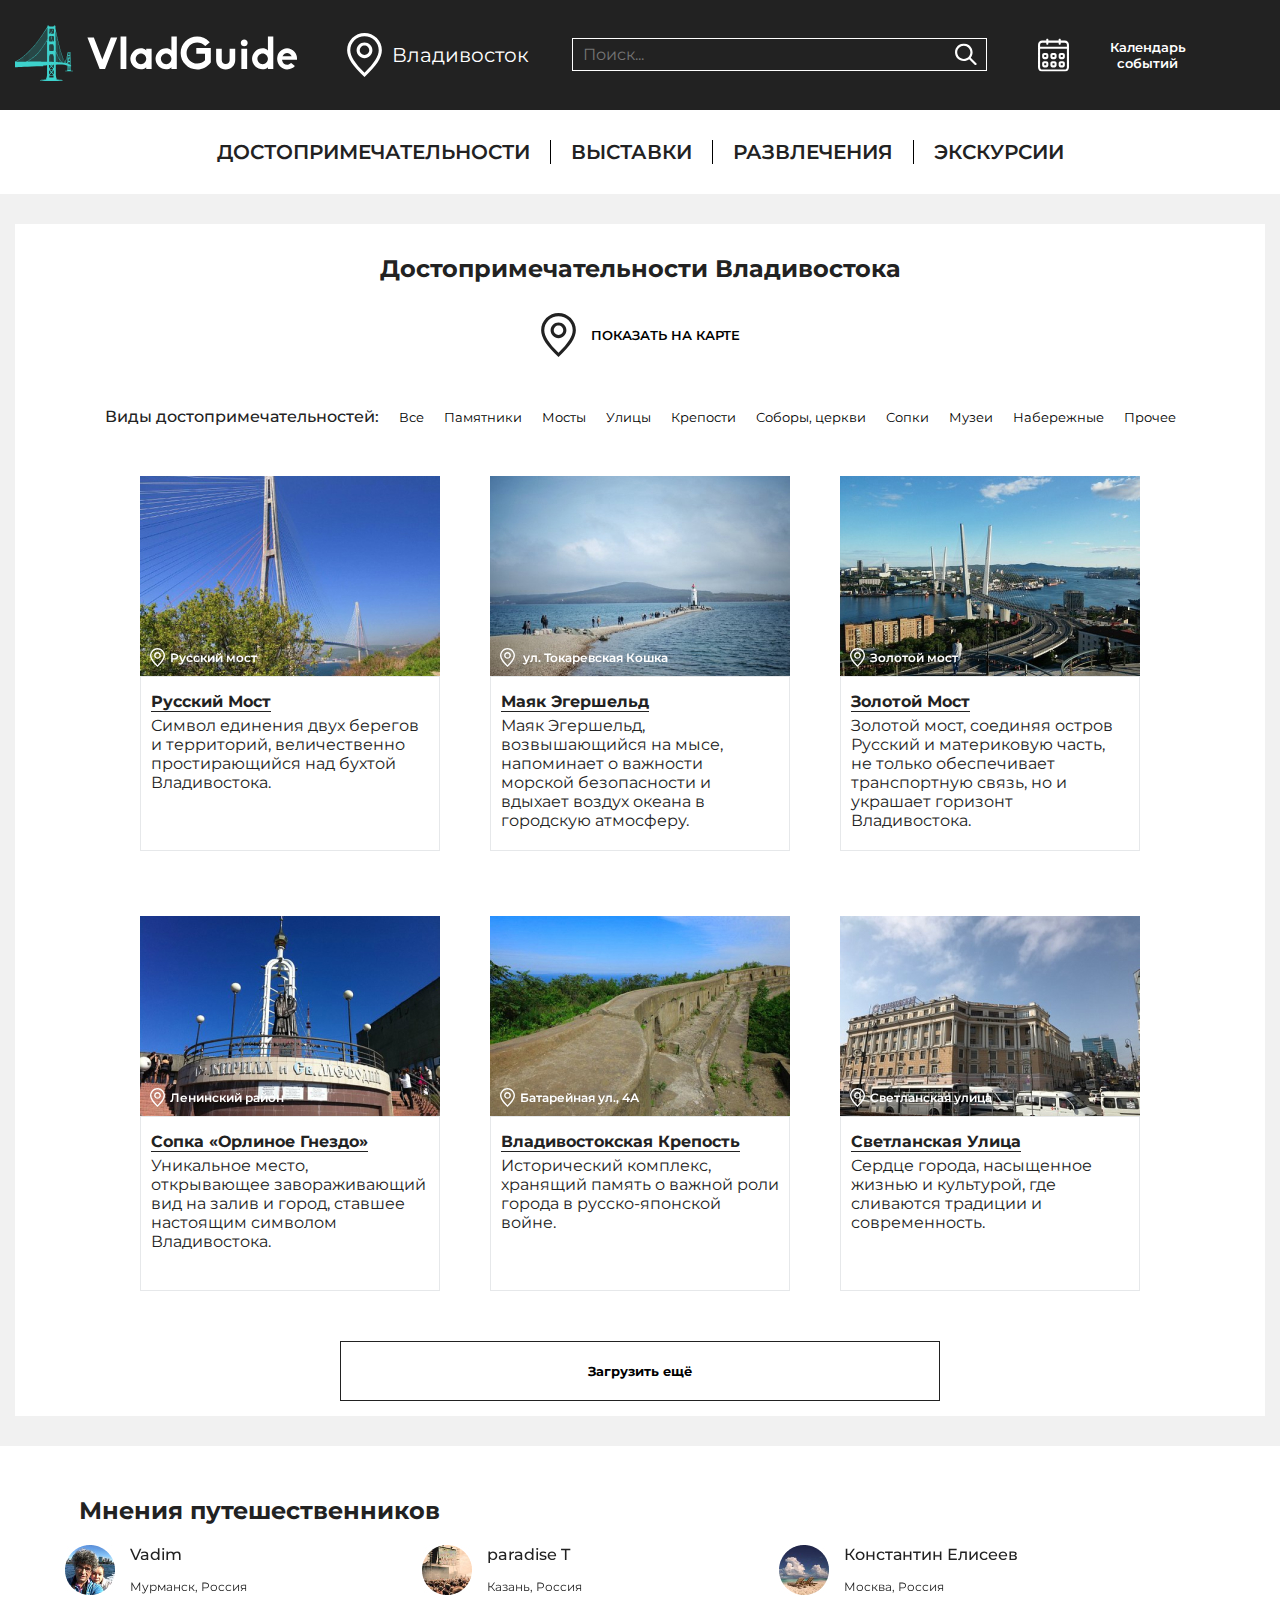
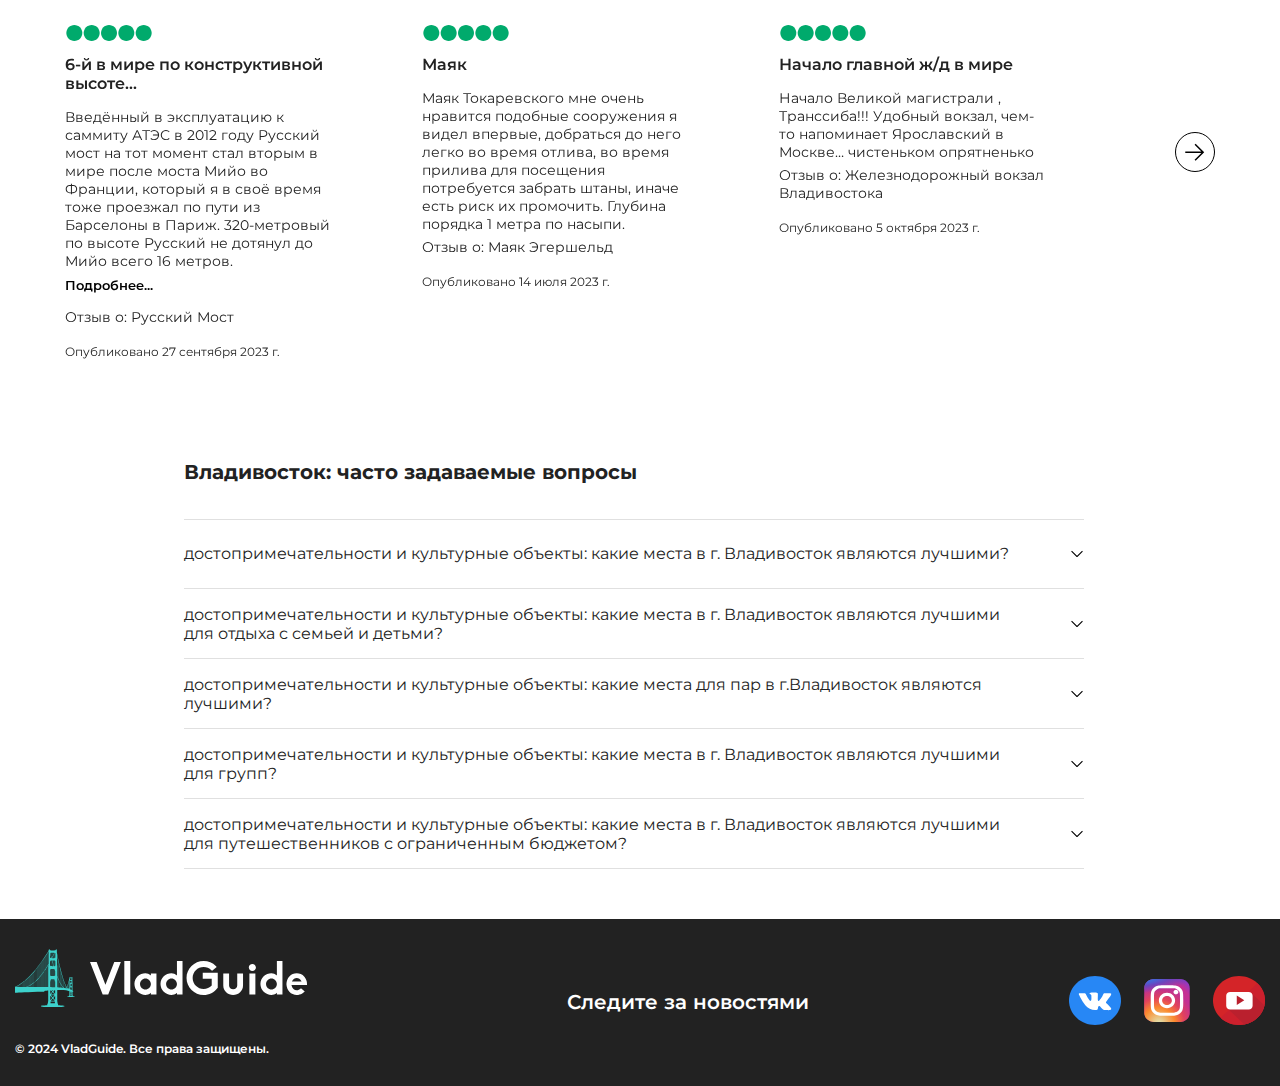
<file: index.html>
<!DOCTYPE html>
<html lang="ru">
  <head>
    <meta charset="UTF-8">
    <meta name="viewport" content="width=device-width, initial-scale=1.0">
    <title>Достопримечательности</title>
    <link rel="stylesheet" href="reset.css">
    <link rel="preconnect" href="https://fonts.googleapis.com">
    <link rel="preconnect" href="https://fonts.gstatic.com" crossorigin>
    <link href="https://fonts.googleapis.com/css2?family=Montserrat:wght@400;500;600;700&display=swap" rel="stylesheet">
    <link rel="stylesheet" href="slick.css">
    <link rel="stylesheet" href="style.css">
    <link rel="stylesheet" href="media.css">
  </head>
  <body>
    <header class="header">
      <div class="header__top">
        <div class="container">
          <div class="header__top-content">
            <a class="logo" href="index.html">
              <img class="logo__img" src="header/logo.svg" alt="">
            </a>
            <button class="location-btn">
              <img class="location-btn__img" src="header/geolocation.svg" alt="">
              <span class="location-btn__text">Владивосток</span>
            </button>
            <div class="search__wrapper">
              <input class="search" type="text" placeholder="Поиск...">
            </div>
            <button class="calendar">
              <img class="calendar__img" src="header/calendar.svg" alt="">
              <span class="calendar__text">Календарь событий</span>
            </button>
            <button class="mobile-menu">
              <span></span>
              <span></span>
              <span></span>
            </button>
          </div>
        </div>
      </div>
      <div class="header__menu">
        <div class="container">
          <nav class="menu">
            <ul class="menu__list">
              <li class="menu__item">
                <a class="menu__link" href="index.html">Достопримечательности</a>
              </li>
              <li class="menu__item">
                <a class="menu__link" href="exhibitions.html">Выставки</a>
              </li>
              <li class="menu__item">
                <a class="menu__link" href="entertainment.html">Развлечения</a>
              </li>
              <li class="menu__item">
                <a class="menu__link" href="excursions.html">Экскурсии</a>
              </li>
            </ul>
          </nav>
        </div>
      </div>
    </header>
    <main class="main">
      <section class="catalog">
        <div class="container">
          <div class="catalog__inner">
            <h1 class="catalog__title">Достопримечательности Владивостока</h1>
            <button class="catalog-btn">
              <img class="catalog-btn__img" src="main/catalog/geolocation-map.svg" alt="">
              <span class="catalog-btn__text">показать на карте</span>
            </button>

            <iframe class="iframe hidden" src="https://yandex.ru/map-widget/v1/?um=constructor%3Ad87bfe79a4a53f97b883d9ee2805ceed383d79b14ed21fe8c8b5e4a893687e37&amp;source=constructor" frameborder="0"></iframe>

            <ul class="catalog__filters-list">
              <li class="catalog__filters-title">Виды достопримечательностей:</li>
              <li class="catalog__filters-item">
                <button class="catalog__filters-btn btn-all">Все</button>
              </li>
              <li class="catalog__filters-item">
                <button class="catalog__filters-btn btn-monument">Памятники</button>
              </li>
              <li class="catalog__filters-item">
                <button class="catalog__filters-btn btn-bridge">Мосты</button>
              </li>
              <li class="catalog__filters-item">
                <button class="catalog__filters-btn btn-streets">Улицы</button>
              </li>
              <li class="catalog__filters-item">
                <button class="catalog__filters-btn btn-fortress">Крепости</button>
              </li>
              <li class="catalog__filters-item">
                <button class="catalog__filters-btn btn-churches">Соборы, церкви</button>
              </li>
              <li class="catalog__filters-item">
                <button class="catalog__filters-btn btn-hill">Сопки</button>
              </li>
              <li class="catalog__filters-item">
                <button class="catalog__filters-btn btn-museum">Музеи</button>
              </li>
              <li class="catalog__filters-item">
                <button class="catalog__filters-btn btn-embankment">Набережные</button>
              </li>
              <li class="catalog__filters-item">
                <button class="catalog__filters-btn btn-other">Прочее</button>
              </li>
            </ul>

            <div class="catalog__box">

              <div class="catalog__box-item bridge">
                <div class="slider slider--first">
                  <div class="slider__item">
                    <img src="main/catalog/1,1.jpg" alt="">
                  </div>
                  <div class="slider__item">
                    <img src="main/catalog/1,2.jpg" alt="">
                  </div>
                  <div class="slider__item">
                    <img src="main/catalog/1,3.jpg" alt="">
                  </div>
                </div>
                <div class="catalog__box-location">
                  <img src="main/catalog/geolocation.svg" alt="">
                  <span class="catalog__box-location-text">Русский мост</span>
                </div>
                <div class="catalog__box-content">
                  <h4 class="catalog__box-content-title">Русский мост</h4>
                  <p class="catalog__box-content-text">
                    Символ единения двух берегов и территорий, величественно простирающийся над бухтой Владивостока.
                  </p>
                </div>
              </div>

              <div class="catalog__box-item other">
                <div class="slider slider--second">
                  <div class="slider__item">
                    <img src="main/catalog/2,1.jpg" alt="">
                  </div>
                  <div class="slider__item">
                    <img src="main/catalog/2,2.jpg" alt="">
                  </div>
                  <div class="slider__item">
                    <img src="main/catalog/2,3.jpg" alt="">
                  </div>
                </div>
                <div class="catalog__box-location">
                  <img src="main/catalog/geolocation.svg" alt="">
                  <span class="catalog__box-location-text"> ул. Токаревская Кошка</span>
                </div>
                <div class="catalog__box-content">
                  <h4 class="catalog__box-content-title">Маяк Эгершельд</h4>
                  <p class="catalog__box-content-text">
                    Маяк Эгершельд, возвышающийся на мысе, напоминает о важности морской безопасности и вдыхает воздух океана в городскую атмосферу.
                  </p>
                </div>
              </div>

              <div class="catalog__box-item bridge">
                <div class="slider">
                  <div class="slider__item">
                    <img src="main/catalog/3,1.jpg" alt="">
                  </div>
                  <div class="slider__item">
                    <img src="main/catalog/3,2.jpg" alt="">
                  </div>
                  <div class="slider__item">
                    <img src="main/catalog/3,3.jpg" alt="">
                  </div>
                </div>
                <div class="catalog__box-location">
                  <img src="main/catalog/geolocation.svg" alt="">
                  <span class="catalog__box-location-text">Золотой мост</span>
                </div>
                <div class="catalog__box-content">
                  <h4 class="catalog__box-content-title">Золотой мост</h4>
                  <p class="catalog__box-content-text">
                    Золотой мост, соединяя остров Русский и материковую часть, не только обеспечивает транспортную связь, но и украшает горизонт Владивостока.
                  </p>
                </div>
              </div>

              <div class="catalog__box-item hill">
                <div class="slider">
                  <div class="slider__item">
                    <img src="main/catalog/4,1.jpg" alt="">
                  </div>
                  <div class="slider__item">
                    <img src="main/catalog/4,2.jpg" alt="">
                  </div>
                  <div class="slider__item">
                    <img src="main/catalog/4,3.jpg" alt="">
                  </div>
                </div>
                <div class="catalog__box-location">
                  <img src="main/catalog/geolocation.svg" alt="">
                  <span class="catalog__box-location-text">Ленинский район</span>
                </div>
                <div class="catalog__box-content">
                  <h4 class="catalog__box-content-title">Сопка «Орлиное Гнездо»</h4>
                  <p class="catalog__box-content-text">
                    Уникальное место, открывающее завораживающий вид на залив и город, ставшее настоящим символом Владивостока.
                  </p>
                </div>
              </div>

              <button class="loadmore loadmore--mobile">Загрузить ещё</button>

              <div class="catalog__box-item fortress">
                <div class="slider">
                  <div class="slider__item">
                    <img src="main/catalog/5,1.jpg" alt="">
                  </div>
                  <div class="slider__item">
                    <img src="main/catalog/5,2.jpg" alt="">
                  </div>
                  <div class="slider__item">
                    <img src="main/catalog/5,3.jpg" alt="">
                  </div>
                </div>
                <div class="catalog__box-location">
                  <img src="main/catalog/geolocation.svg" alt="">
                  <span class="catalog__box-location-text">Батарейная ул., 4А</span>
                </div>
                <div class="catalog__box-content">
                  <h4 class="catalog__box-content-title">Владивостокская крепость</h4>
                  <p class="catalog__box-content-text">
                    Исторический комплекс, хранящий память о важной роли города в русско-японской войне.
                  </p>
                </div>
              </div>

              <div class="catalog__box-item streets">
                <div class="slider">
                  <div class="slider__item">
                    <img src="main/catalog/6,1.jpg" alt="">
                  </div>
                  <div class="slider__item">
                    <img src="main/catalog/6,2.jpg" alt="">
                  </div>
                  <div class="slider__item">
                    <img src="main/catalog/6,3.jpg" alt="">
                  </div>
                </div>
                <div class="catalog__box-location">
                  <img src="main/catalog/geolocation.svg" alt="">
                  <span class="catalog__box-location-text">Светланская улица</span>
                </div>
                <div class="catalog__box-content">
                  <h4 class="catalog__box-content-title">Светланская улица</h4>
                  <p class="catalog__box-content-text">
                    Сердце города, насыщенное жизнью и культурой, где сливаются традиции и современность.
                  </p>
                </div>
              </div>

              <button class="loadmore loadmore--normal">Загрузить ещё</button>

              <div class="catalog__box-item hidden monument">
                <div class="slider">
                  <div class="slider__item">
                    <img class="img" src="main/catalog/7,1.jpg" alt="">
                  </div>
                  <div class="slider__item">
                    <img class="img" src="main/catalog/7,2.jpg" alt="">
                  </div>
                  <div class="slider__item">
                    <img class="img" src="main/catalog/7,3.jpg" alt="">
                  </div>
                </div>
                <div class="catalog__box-location">
                  <img src="main/catalog/geolocation.svg" alt="">
                  <span class="catalog__box-location-text">Площадь Борцов Революции</span>
                </div>
                <div class="catalog__box-content">
                  <h4 class="catalog__box-content-title">
                    Памятник борцам за власть Советов на Дальнем Востоке
                  </h4>
                  <p class="catalog__box-content-text">
                    Памятник борцам за власть Советов на Дальнем Востоке напоминает о периоде истории, когда Владивосток становился центром политических событий.
                  </p>
                </div>
              </div>

              <div class="catalog__box-item hidden monument">
                <div class="slider">
                  <div class="slider__item">
                    <img class="img" src="main/catalog/8,1.jpg" alt="">
                  </div>
                  <div class="slider__item">
                    <img class="img" src="main/catalog/8,2.jpg" alt="">
                  </div>
                  <div class="slider__item">
                    <img class="img" src="main/catalog/8,3.jpg" alt="">
                  </div>
                </div>
                <div class="catalog__box-location">
                  <img src="main/catalog/geolocation.svg" alt="">
                  <span class="catalog__box-location-text">Садовническая ул., 77</span>
                </div>
                <div class="catalog__box-content">
                  <h4 class="catalog__box-content-title">памятник владимиру высоцкому</h4>
                  <p class="catalog__box-content-text">
                    Гармоничное слияние искусства и памяти о великом артисте в сердце города.
                  </p>
                </div>
              </div>

              <button class="loadmore loadmore--mobile">Загрузить ещё</button>

              <div class="catalog__box-item hidden monument">
                <div class="slider">
                  <div class="slider__item">
                    <img class="img" src="main/catalog/9,1.jpg" alt="">
                  </div>
                  <div class="slider__item">
                    <img class="img" src="main/catalog/9,2.jpg" alt="">
                  </div>
                  <div class="slider__item">
                    <img class="img" src="main/catalog/9,3.jpg" alt="">
                  </div>
                </div>
                <div class="catalog__box-location">
                  <img src="main/catalog/geolocation.svg" alt="">
                  <span class="catalog__box-location-text">ул. Петра Великого, 8</span>
                </div>
                <div class="catalog__box-content">
                  <h4 class="catalog__box-content-title">
                    триумфальная арка цесаревича николая
                  </h4>
                  <p class="catalog__box-content-text">
                    Величественное сооружение, свидетельствующее о важности исторических моментов для Владивостока.
                  </p>
                </div>
              </div>

              <div class="catalog__box-item hidden churches">
                <div class="slider">
                  <div class="slider__item">
                    <img src="main/catalog/10,1.jpg" alt="">
                  </div>
                  <div class="slider__item">
                    <img src="main/catalog/10,2.jpg" alt="">
                  </div>
                  <div class="slider__item">
                    <img src="main/catalog/10,3.jpg" alt="">
                  </div>
                </div>
                <div class="catalog__box-location">
                  <img src="main/catalog/geolocation.svg" alt="">
                  <span class="catalog__box-location-text">Пушкинская ул., 14</span>
                </div>
                <div class="catalog__box-content">
                  <h4 class="catalog__box-content-title">
                    Евангелическо-лютеранская церковь Святого Павла
                  </h4>
                  <p class="catalog__box-content-text">
                    Изысканный архитектурный ансамбль, вносящий особую атмосферу в городской пейзаж.
                  </p>
                </div>
              </div>

              <div class="catalog__box-item hidden churches">
                <div class="slider">
                  <div class="slider__item">
                    <img src="main/catalog/11,1.jpg" alt="">
                  </div>
                  <div class="slider__item">
                    <img src="main/catalog/11,2.jpg" alt="">
                  </div>
                  <div class="slider__item">
                    <img src="main/catalog/11,3.jpg" alt="">
                  </div>
                </div>
                <div class="catalog__box-location">
                  <img src="main/catalog/geolocation.svg" alt="">
                  <span class="catalog__box-location-text">Океанский просп., 44</span>
                </div>
                <div class="catalog__box-content">
                  <h4 class="catalog__box-content-title">
                    Собор покрова пресвятой богородицы
                  </h4>
                  <p class="catalog__box-content-text">
                    Духовное центральное место, где сочетаются вера и искусство.
                  </p>
                </div>
              </div>

              <div class="catalog__box-item hidden churches">
                <div class="slider">
                  <div class="slider__item">
                    <img src="main/catalog/12,1.jpg" alt="">
                  </div>
                  <div class="slider__item">
                    <img src="main/catalog/12,2.jpg" alt="">
                  </div>
                  <div class="slider__item">
                    <img src="main/catalog/12,3.jpg" alt="">
                  </div>
                </div>
                <div class="catalog__box-location">
                  <img src="main/catalog/geolocation.svg" alt="">
                  <span class="catalog__box-location-text">ул. Володарского, 22</span>
                </div>
                <div class="catalog__box-content">
                  <h4 class="catalog__box-content-title">
                    Католическая церковь пресвятой богородицы
                  </h4>
                  <p class="catalog__box-content-text">
                    Историческое святилище, придающее Владивостоку многообразие религиозных культур.
                  </p>
                </div>
              </div>

              <button class="loadmore loadmore--mobile">Загрузить ещё</button>

              <div class="catalog__box-item hidden other">
                <div class="slider">
                  <div class="slider__item">
                    <img src="main/catalog/13,1.jpg" alt="">
                  </div>
                  <div class="slider__item">
                    <img src="main/catalog/13,2.jpg" alt="">
                  </div>
                  <div class="slider__item">
                    <img src="main/catalog/13,3.jpg" alt="">
                  </div>
                </div>
                <div class="catalog__box-location">
                  <img src="main/catalog/geolocation.svg" alt="">
                  <span class="catalog__box-location-text">Алеутская ул., 2</span>
                </div>
                <div class="catalog__box-content">
                  <h4 class="catalog__box-content-title">
                    железнодорожный возкал владивостока
                  </h4>
                  <p class="catalog__box-content-text">
                    Историческая точка отправления и прибытия, ставшая символом начала Великой Сибирской Магистрали.
                  </p>
                </div>
              </div>

              <div class="catalog__box-item hidden museum">
                <div class="slider">
                  <div class="slider__item">
                    <img src="main/catalog/14,1.jpg" alt="">
                  </div>
                  <div class="slider__item">
                    <img src="main/catalog/14,2.jpg" alt="">
                  </div>
                  <div class="slider__item">
                    <img src="main/catalog/14,3.jpg" alt="">
                  </div>
                </div>
                <div class="catalog__box-location">
                  <img src="main/catalog/geolocation.svg" alt="">
                  <span class="catalog__box-location-text">ул. Корабельная Набережная</span>
                </div>
                <div class="catalog__box-content">
                  <h4 class="catalog__box-content-title">
                    Мемориальная гвардейская краснознаменная подводная лодка С-56 (Mузей)
                  </h4>
                  <p class="catalog__box-content-text">
                    Музей под открытым небом, напоминающий о героической эпохе подводного флота.
                  </p>
                </div>
              </div>

              <div class="catalog__box-item hidden hill">
                <div class="slider">
                  <div class="slider__item">
                    <img src="main/catalog/15,1.jpg" alt="">
                  </div>
                  <div class="slider__item">
                    <img src="main/catalog/15,2.jpg" alt="">
                  </div>
                  <div class="slider__item">
                    <img src="main/catalog/15,3.jpg" alt="">
                  </div>
                </div>
                <div class="catalog__box-location">
                  <img src="main/catalog/geolocation.svg" alt="">
                  <span class="catalog__box-location-text">Первомайский район</span>
                </div>
                <div class="catalog__box-content">
                  <h4 class="catalog__box-content-title">Сопка бурачека</h4>
                  <p class="catalog__box-content-text">
                    Уединенное место с живописным видом на город и залив, идеальное для спокойных прогулок.
                  </p>
                </div>
              </div>

              <div class="catalog__box-item hidden fortress">
                <div class="slider">
                  <div class="slider__item">
                    <img src="main/catalog/16,1.jpg" alt="">
                  </div>
                  <div class="slider__item">
                    <img src="main/catalog/16,2.jpg" alt="">
                  </div>
                  <div class="slider__item">
                    <img src="main/catalog/16,3.jpg" alt="">
                  </div>
                </div>
                <div class="catalog__box-location">
                  <img src="main/catalog/geolocation.svg" alt="">
                  <span class="catalog__box-location-text">Набережная Цесаревича</span>
                </div>
                <div class="catalog__box-content">
                  <h4 class="catalog__box-content-title">Форт №7 им. Цесаревича Алексея</h4>
                  <p class="catalog__box-content-text">
                    Историческая крепость, охраняющая память о военных событиях в регионе.
                  </p>
                </div>
              </div>

              <button class="loadmore loadmore--mobile">Загрузить ещё</button>

              <div class="catalog__box-item hidden monument">
                <div class="slider">
                  <div class="slider__item">
                    <img src="main/catalog/17,1.jpg" alt="">
                  </div>
                  <div class="slider__item">
                    <img src="main/catalog/17,2.jpg" alt="">
                  </div>
                  <div class="slider__item">
                    <img src="main/catalog/17,3.jpg" alt="">
                  </div>
                </div>
                <div class="catalog__box-location">
                  <img src="main/catalog/geolocation.svg" alt="">
                  <span class="catalog__box-location-text">Ленинский район</span>
                </div>
                <div class="catalog__box-content">
                  <h4 class="catalog__box-content-title">
                    Мемориальный комплекс на Корабельной набережной
                  </h4>
                  <p class="catalog__box-content-text">
                    Посвященный погибшим в мирное время, он напоминает о цене мира и безопасности.
                  </p>
                </div>
              </div>

              <div class="catalog__box-item hidden embankment">
                <div class="slider">
                  <div class="slider__item">
                    <img src="main/catalog/18,1.jpg" alt="">
                  </div>
                  <div class="slider__item">
                    <img src="main/catalog/18,2.jpg" alt="">
                  </div>
                  <div class="slider__item">
                    <img src="main/catalog/18,3.jpg" alt="">
                  </div>
                </div>
                <div class="catalog__box-location">
                  <img src="main/catalog/geolocation.svg" alt="">
                  <span class="catalog__box-location-text">Набережная Цесаревича</span>
                </div>
                <div class="catalog__box-content">
                  <h4 class="catalog__box-content-title">набережная цесаревича</h4>
                  <p class="catalog__box-content-text">
                    Прекрасное место для прогулок, где сочетаются виды на море и историческая архитектура города.
                  </p>
                </div>
              </div>

            </div>
          </div>
        </div>
      </section>
      <section class="travelers">
        <div class="container">
          <h2 class="travelers__title">Мнения путешественников</h2>
          <div class="travelers__slider">

            <div class="travelers__slide">

              <div class="travelers__item">
                <div class="travelers__user">
                  <img class="travelers__user-img" src="main/travelers/person-1.jpg" alt="">
                  <div class="travelers__user-info">
                    <span class="travelers__user-nickname">Vadim</span>
                    <span class="travelers__user-city">Мурманск, Россия</span>
                  </div>
                </div>
                <svg xmlns="http://www.w3.org/2000/svg" width="88" height="16" viewBox="0 0 88 16" fill="none">
                  <g clip-path="url(#clip0_23_18)">
                  <path d="M9.33333 0C4.92533 0 1.33333 3.592 1.33333 8C1.33333 12.408 4.92533 16 9.33333 16C13.7413 16 17.3333 12.4133 17.3333 8C17.3333 3.592 13.7467 0 9.33333 0Z" fill="#00AA6C"/>
                  <path d="M26.6667 0C22.2587 0 18.6667 3.592 18.6667 8C18.6667 12.408 22.2587 16 26.6667 16C31.0747 16 34.6667 12.4133 34.6667 8C34.6667 3.592 31.08 0 26.6667 0Z" fill="#00AA6C"/>
                  <path d="M44 0C39.592 0 36 3.592 36 8C36 12.408 39.592 16 44 16C48.408 16 52 12.4133 52 8C52 3.592 48.4133 0 44 0Z" fill="#00AA6C"/>
                  <path d="M61.3333 0C56.9253 0 53.3333 3.592 53.3333 8C53.3333 12.408 56.9253 16 61.3333 16C65.7413 16 69.3333 12.4133 69.3333 8C69.3333 3.592 65.7467 0 61.3333 0Z" fill="#00AA6C"/>
                  <path d="M78.6667 0C74.2587 0 70.6667 3.592 70.6667 8C70.6667 12.408 74.2587 16 78.6667 16C83.0747 16 86.6667 12.4133 86.6667 8C86.6667 3.592 83.08 0 78.6667 0Z" fill="#00AA6C"/>
                  </g>
                  <defs>
                  <clipPath id="clip0_23_18">
                  <rect width="88" height="16" fill="white"/>
                  </clipPath>
                  </defs>
                </svg>
                <blockquote class="travelers__blockquote">
                  <h3 class="travelers__blockquote-title">
                    6-й в мире по конструктивной высоте...
                  </h3>
                  <p class="travelers__blockquote-text">
                    Введённый в эксплуатацию к саммиту АТЭС в 2012 году Русский мост на тот момент стал вторым в мире после моста Мийо во Франции, который я в своё время тоже проезжал по пути из Барселоны в Париж. 320-метровый по высоте Русский не дотянул до Мийо всего 16 метров.
                    <!-- Мийо по-прежнему первый в мире, но между ним и Русским теперь втиснулись 2 китайца и 2 турка. Причём пятый по высоте мост Султана Селима Явуза в Стамбуле перекинут тоже через Босфор, но только через тот изначальный Босфор. К сожалению, сфотографировать по нормальному Русский мост в отличие от строящегося параллельно с ним Золотого я не смог. Из автобуса фото получаются не фонтан. Надо выходить на остановках перед или после моста или вообще брать экскурсию на кораблике под мостом. Но между мостом и Приморской сценой Мариинского театра мы выбрали балет в Мариинке....  -->
                  </p>
                  <button class="travelers-readmore">Подробнее...</button>
                  <span class="travelers__blockquote-about">Отзыв о: Русский Мост</span>
                </blockquote>
                <span class="travelers__date">Опубликовано 27 сентября 2023 г.</span>
              </div>
            </div>

            <div class="travelers__slide">

              <div class="travelers__item">
                <div class="travelers__user">
                  <img class="travelers__user-img" src="main/travelers/person-2.jpg" alt="">
                  <div class="travelers__user-info">
                    <span class="travelers__user-nickname">paradise T</span>
                    <span class="travelers__user-city">Казань, Россия</span>
                  </div>
                </div>
                <svg xmlns="http://www.w3.org/2000/svg" width="88" height="16" viewBox="0 0 88 16" fill="none">
                  <g clip-path="url(#clip0_23_18)">
                  <path d="M9.33333 0C4.92533 0 1.33333 3.592 1.33333 8C1.33333 12.408 4.92533 16 9.33333 16C13.7413 16 17.3333 12.4133 17.3333 8C17.3333 3.592 13.7467 0 9.33333 0Z" fill="#00AA6C"/>
                  <path d="M26.6667 0C22.2587 0 18.6667 3.592 18.6667 8C18.6667 12.408 22.2587 16 26.6667 16C31.0747 16 34.6667 12.4133 34.6667 8C34.6667 3.592 31.08 0 26.6667 0Z" fill="#00AA6C"/>
                  <path d="M44 0C39.592 0 36 3.592 36 8C36 12.408 39.592 16 44 16C48.408 16 52 12.4133 52 8C52 3.592 48.4133 0 44 0Z" fill="#00AA6C"/>
                  <path d="M61.3333 0C56.9253 0 53.3333 3.592 53.3333 8C53.3333 12.408 56.9253 16 61.3333 16C65.7413 16 69.3333 12.4133 69.3333 8C69.3333 3.592 65.7467 0 61.3333 0Z" fill="#00AA6C"/>
                  <path d="M78.6667 0C74.2587 0 70.6667 3.592 70.6667 8C70.6667 12.408 74.2587 16 78.6667 16C83.0747 16 86.6667 12.4133 86.6667 8C86.6667 3.592 83.08 0 78.6667 0Z" fill="#00AA6C"/>
                  </g>
                  <defs>
                  <clipPath id="clip0_23_18">
                  <rect width="88" height="16" fill="white"/>
                  </clipPath>
                  </defs>
                </svg>
                <blockquote class="travelers__blockquote">
                  <h3 class="travelers__blockquote-title">Маяк</h3>
                  <p class="travelers__blockquote-text">
                    Маяк Токаревского мне очень нравится подобные сооружения я видел впервые, добраться до него легко во время отлива, во время прилива для посещения потребуется забрать штаны, иначе есть риск их промочить. Глубина порядка 1 метра по насыпи.
                  </p>
                  <span class="travelers__blockquote-about">Отзыв о: Маяк Эгершельд</span>
                </blockquote>
                <span class="travelers__date">Опубликовано 14 июля 2023 г.</span>
              </div>

            </div>
            
            <div class="travelers__slide">

              <div class="travelers__item">
                <div class="travelers__user">
                  <img class="travelers__user-img" src="main/travelers/person-3.jpg" alt="">
                  <div class="travelers__user-info">
                    <span class="travelers__user-nickname">Константин Елисеев</span>
                    <span class="travelers__user-city">Москва, Россия</span>
                  </div>
                </div>
                <svg xmlns="http://www.w3.org/2000/svg" width="88" height="16" viewBox="0 0 88 16" fill="none">
                  <g clip-path="url(#clip0_23_18)">
                  <path d="M9.33333 0C4.92533 0 1.33333 3.592 1.33333 8C1.33333 12.408 4.92533 16 9.33333 16C13.7413 16 17.3333 12.4133 17.3333 8C17.3333 3.592 13.7467 0 9.33333 0Z" fill="#00AA6C"/>
                  <path d="M26.6667 0C22.2587 0 18.6667 3.592 18.6667 8C18.6667 12.408 22.2587 16 26.6667 16C31.0747 16 34.6667 12.4133 34.6667 8C34.6667 3.592 31.08 0 26.6667 0Z" fill="#00AA6C"/>
                  <path d="M44 0C39.592 0 36 3.592 36 8C36 12.408 39.592 16 44 16C48.408 16 52 12.4133 52 8C52 3.592 48.4133 0 44 0Z" fill="#00AA6C"/>
                  <path d="M61.3333 0C56.9253 0 53.3333 3.592 53.3333 8C53.3333 12.408 56.9253 16 61.3333 16C65.7413 16 69.3333 12.4133 69.3333 8C69.3333 3.592 65.7467 0 61.3333 0Z" fill="#00AA6C"/>
                  <path d="M78.6667 0C74.2587 0 70.6667 3.592 70.6667 8C70.6667 12.408 74.2587 16 78.6667 16C83.0747 16 86.6667 12.4133 86.6667 8C86.6667 3.592 83.08 0 78.6667 0Z" fill="#00AA6C"/>
                  </g>
                  <defs>
                  <clipPath id="clip0_23_18">
                  <rect width="88" height="16" fill="white"/>
                  </clipPath>
                  </defs>
                  </svg>
                <blockquote class="travelers__blockquote">
                  <h3 class="travelers__blockquote-title">Начало главной ж/д в мире</h3>
                  <p class="travelers__blockquote-text">
                    Начало Великой магистрали , Транссиба!!! Удобный вокзал, чем- то напоминает Ярославский в Москве… чистеньком опрятненько
                  </p>
                  <span class="travelers__blockquote-about">
                    Отзыв о: Железнодорожный вокзал Владивостока
                  </span>
                </blockquote>
                <span class="travelers__date">Опубликовано 5 октября 2023 г.</span>
              </div>

            </div>

            <div class="travelers__slide">

              <div class="travelers__item">
                <div class="travelers__user">
                  <img class="travelers__user-img" src="main/travelers/person-4.jpg" alt="">
                  <div class="travelers__user-info">
                    <span class="travelers__user-nickname">mnr2001</span>
                    <span class="travelers__user-city">Москва, Россия</span>
                  </div>
                </div>
                <svg xmlns="http://www.w3.org/2000/svg" width="88" height="16" viewBox="0 0 88 16" fill="none">
                  <g clip-path="url(#clip0_23_18)">
                  <path d="M9.33333 0C4.92533 0 1.33333 3.592 1.33333 8C1.33333 12.408 4.92533 16 9.33333 16C13.7413 16 17.3333 12.4133 17.3333 8C17.3333 3.592 13.7467 0 9.33333 0Z" fill="#00AA6C"/>
                  <path d="M26.6667 0C22.2587 0 18.6667 3.592 18.6667 8C18.6667 12.408 22.2587 16 26.6667 16C31.0747 16 34.6667 12.4133 34.6667 8C34.6667 3.592 31.08 0 26.6667 0Z" fill="#00AA6C"/>
                  <path d="M44 0C39.592 0 36 3.592 36 8C36 12.408 39.592 16 44 16C48.408 16 52 12.4133 52 8C52 3.592 48.4133 0 44 0Z" fill="#00AA6C"/>
                  <path d="M61.3333 0C56.9253 0 53.3333 3.592 53.3333 8C53.3333 12.408 56.9253 16 61.3333 16C65.7413 16 69.3333 12.4133 69.3333 8C69.3333 3.592 65.7467 0 61.3333 0Z" fill="#00AA6C"/>
                  <path d="M78.6667 0C74.2587 0 70.6667 3.592 70.6667 8C70.6667 12.408 74.2587 16 78.6667 16C83.0747 16 86.6667 12.4133 86.6667 8C86.6667 3.592 83.08 0 78.6667 0Z" fill="#00AA6C"/>
                  </g>
                  <defs>
                  <clipPath id="clip0_23_18">
                  <rect width="88" height="16" fill="white"/>
                  </clipPath>
                  </defs>
                </svg>
                <blockquote class="travelers__blockquote">
                  <h3 class="travelers__blockquote-title">Главная сопка Владивостока</h3>
                  <p class="travelers__blockquote-text">
                    Та смотровая площадка, которая рядом с памятником Кириллу и Мефодию, это ещё не сопка! Это всего лишь пол-сопки. Сопка — это на самом верху, рядом с телевизионной вышкой, высота 193 метра над уровнем моря. Это телевизионная вышка. Это крест в честь казаков-землепроходцев. 
                    <!-- Это отсутствие специальной оборудованной смотровой площадки, зато есть не оборудованная вершина сопки, откуда открываются замечательные виды на город, на бухту Золотой Рог, на Золотой мост. И даже вдалеке видны Русский мост и Русский остров. Если, конечно, тумана нет. Когда мы были на сопке, тумана не было! -->
                  </p>
                  <button class="travelers-readmore">Подробнее...</button>
                  <span class="travelers__blockquote-about">
                    Отзыв о: Сопка Орлиное Гнездо
                  </span>
                </blockquote>
                <span class="travelers__date">Опубликовано 17 ноября 2022 г.</span>
              </div>

            </div>

            <div class="travelers__slide">

              <div class="travelers__item">
                <div class="travelers__user">
                  <img class="travelers__user-img" src="main/travelers/person-5.jpg" alt="">
                  <div class="travelers__user-info">
                    <span class="travelers__user-nickname">Игорь</span>
                    <span class="travelers__user-city">Комсомольск-на-Амуре, Россия</span>
                  </div>
                </div>
                <svg xmlns="http://www.w3.org/2000/svg" width="88" height="16" viewBox="0 0 88 16" fill="none">
                  <g clip-path="url(#clip0_23_18)">
                  <path d="M9.33333 0C4.92533 0 1.33333 3.592 1.33333 8C1.33333 12.408 4.92533 16 9.33333 16C13.7413 16 17.3333 12.4133 17.3333 8C17.3333 3.592 13.7467 0 9.33333 0Z" fill="#00AA6C"/>
                  <path d="M26.6667 0C22.2587 0 18.6667 3.592 18.6667 8C18.6667 12.408 22.2587 16 26.6667 16C31.0747 16 34.6667 12.4133 34.6667 8C34.6667 3.592 31.08 0 26.6667 0Z" fill="#00AA6C"/>
                  <path d="M44 0C39.592 0 36 3.592 36 8C36 12.408 39.592 16 44 16C48.408 16 52 12.4133 52 8C52 3.592 48.4133 0 44 0Z" fill="#00AA6C"/>
                  <path d="M61.3333 0C56.9253 0 53.3333 3.592 53.3333 8C53.3333 12.408 56.9253 16 61.3333 16C65.7413 16 69.3333 12.4133 69.3333 8C69.3333 3.592 65.7467 0 61.3333 0Z" fill="#00AA6C"/>
                  <path d="M78.6667 0C74.2587 0 70.6667 3.592 70.6667 8C70.6667 12.408 74.2587 16 78.6667 16C83.0747 16 86.6667 12.4133 86.6667 8C86.6667 3.592 83.08 0 78.6667 0Z" fill="#00AA6C"/>
                  </g>
                  <defs>
                  <clipPath id="clip0_23_18">
                  <rect width="88" height="16" fill="white"/>
                  </clipPath>
                  </defs>
                </svg>
                <blockquote class="travelers__blockquote">
                  <h3 class="travelers__blockquote-title">Главная</h3>
                  <p class="travelers__blockquote-text">
                    А вот этого я точно не знал, не знал, что Светла́нская у́лица — главная улица Владивостока, была в свое время переименована в память о визите фрегата «Светлана» с Великим князем Алексеем Александровичем - главным морским начальником Российской империи в те далекие годы. 
                    <!-- Дело было в 1873-м году. Улица очень длинная для Вливостока. В свое время пересекала весь город. Начинается от Спортивной гавани и кинотеатра Океан и продолжается вдоль всей бухты Золотой рог на пять километров. На улице и вокруг неё находится 80 процентов всех достопримечательностей города, так что, если вы потратите день и пешком обойдете улицу и окрестности, то можно твердо сказать , что, по крайней мере с историей города вы уже хорошо знакомы! Здесь много интересных зданий и известных памятников, главная площадь города и края и главное административное здание. Прекрасные виды на бухту и на красавец мост, пересекающий её. -->
                  </p>
                  <button class="travelers-readmore">Подробнее...</button>
                  <span class="travelers__blockquote-about">
                    Отзыв о: Светланская улица
                  </span>
                </blockquote>
                <span class="travelers__date">Опубликовано 17 октября 2021 г.</span>
              </div>

            </div>

            <div class="travelers__slide">

              <div class="travelers__item">
                <div class="travelers__user">
                  <img class="travelers__user-img" src="main/travelers/person-6.jpg" alt="">
                  <div class="travelers__user-info">
                    <span class="travelers__user-nickname">Струнец Л</span>
                    <span class="travelers__user-city">Нижний Новгород, Россия</span>
                  </div>
                </div>
                <svg xmlns="http://www.w3.org/2000/svg" width="88" height="16" viewBox="0 0 88 16" fill="none">
                  <g clip-path="url(#clip0_23_18)">
                  <path d="M9.33333 0C4.92533 0 1.33333 3.592 1.33333 8C1.33333 12.408 4.92533 16 9.33333 16C13.7413 16 17.3333 12.4133 17.3333 8C17.3333 3.592 13.7467 0 9.33333 0Z" fill="#00AA6C"/>
                  <path d="M26.6667 0C22.2587 0 18.6667 3.592 18.6667 8C18.6667 12.408 22.2587 16 26.6667 16C31.0747 16 34.6667 12.4133 34.6667 8C34.6667 3.592 31.08 0 26.6667 0Z" fill="#00AA6C"/>
                  <path d="M44 0C39.592 0 36 3.592 36 8C36 12.408 39.592 16 44 16C48.408 16 52 12.4133 52 8C52 3.592 48.4133 0 44 0Z" fill="#00AA6C"/>
                  <path d="M61.3333 0C56.9253 0 53.3333 3.592 53.3333 8C53.3333 12.408 56.9253 16 61.3333 16C65.7413 16 69.3333 12.4133 69.3333 8C69.3333 3.592 65.7467 0 61.3333 0Z" fill="#00AA6C"/>
                  <path d="M78.6667 0C74.2587 0 70.6667 3.592 70.6667 8C70.6667 12.408 74.2587 16 78.6667 16C83.0747 16 86.6667 12.4133 86.6667 8C86.6667 3.592 83.08 0 78.6667 0Z" fill="#00AA6C"/>
                  </g>
                  <defs>
                  <clipPath id="clip0_23_18">
                  <rect width="88" height="16" fill="white"/>
                  </clipPath>
                  </defs>
                </svg>
                <blockquote class="travelers__blockquote">
                  <h3 class="travelers__blockquote-title">Начало главной ж/д в мире</h3>
                  <p class="travelers__blockquote-text">
                    Все довольны остались. На следующий год обязательно приедем суда же. Всем рекомендую
                  </p>
                  <span class="travelers__blockquote-about">
                    Отзыв о: Государственный морской заповедник
                  </span>
                </blockquote>
                <span class="travelers__date">
                  Опубликовано 20 июня 2023 г.
                </span>
              </div>

            </div>

          </div>
        </div>
      </section>
      <section class="questions">
        <div class="container">
          <div class="questions__inner">
            <h2 class="questions__title">Владивосток: часто задаваемые вопросы</h2>
            <ul class="questions__list">
              <li class="questions__item questions__item--first">
                <p class="questions__item-text">
                  достопримечательности и культурные объекты: какие места в г. Владивосток являются лучшими?
                </p>
                <img class="questions__item-img" src="main/arrow-down.svg" alt="">
              </li>
              <li class="questions__item">
                <p class="questions__item-text">
                  достопримечательности и культурные объекты: какие места в г. Владивосток являются лучшими для отдыха с семьей и детьми?
                </p>
                <img class="questions__item-img" src="main/arrow-down.svg" alt="">
              </li>
              <li class="questions__item">
                <p class="questions__item-text">
                  достопримечательности и культурные объекты: какие места для пар в г.Владивосток являются лучшими?
                </p>
                <img class="questions__item-img" src="main/arrow-down.svg" alt="">
              </li>
              <li class="questions__item">
                <p class="questions__item-text">
                  достопримечательности и культурные объекты: какие места в г. Владивосток являются лучшими для групп?
                </p>
                <img class="questions__item-img" src="main/arrow-down.svg" alt="">
              </li>
              <li class="questions__item">
                <p class="questions__item-text">
                  достопримечательности и культурные объекты: какие места в г. Владивосток являются лучшими для путешественников с ограниченным бюджетом?
                </p>
                <img class="questions__item-img" src="main/arrow-down.svg" alt="">
              </li>
            </ul>
          </div>
        </div>
      </section>
    </main>
    <footer class="footer">
      <div class="container">
        <div class="footer__inner">
          <div class="footer__box">
            <a class="logo" href="index.html">
              <img class="logo__img" src="footer/logo.svg" alt="">
            </a>
            <div class="copyright">© 2024 VladGuide. Все права защищены.</div>
          </div>
          <span class="footer__text">Следите за новостями</span>
          <ul class="footer__social-list">
            <li class="footer__social-item">
              <a class="footer__social-link" href="#">
                <img class="footer__social-img" src="footer/social-1.svg" alt="">
              </a>
            </li>
            <li class="footer__social-item">
              <a class="footer__social-link" href="#">
                <img class="footer__social-img" src="footer/social-2.svg" alt="">
              </a>
            </li>
            <li class="footer__social-item">
              <a class="footer__social-link" href="#">
                <img class="footer__social-img" src="footer/social-3.svg" alt="">
              </a>
            </li>
          </ul>
        </div>
      </div>
    </footer>
    <script src="jquery.js"></script>
    <script src="slick.min.js"></script>
    <script src="main.js"></script>
  </body>
</html>
</file>
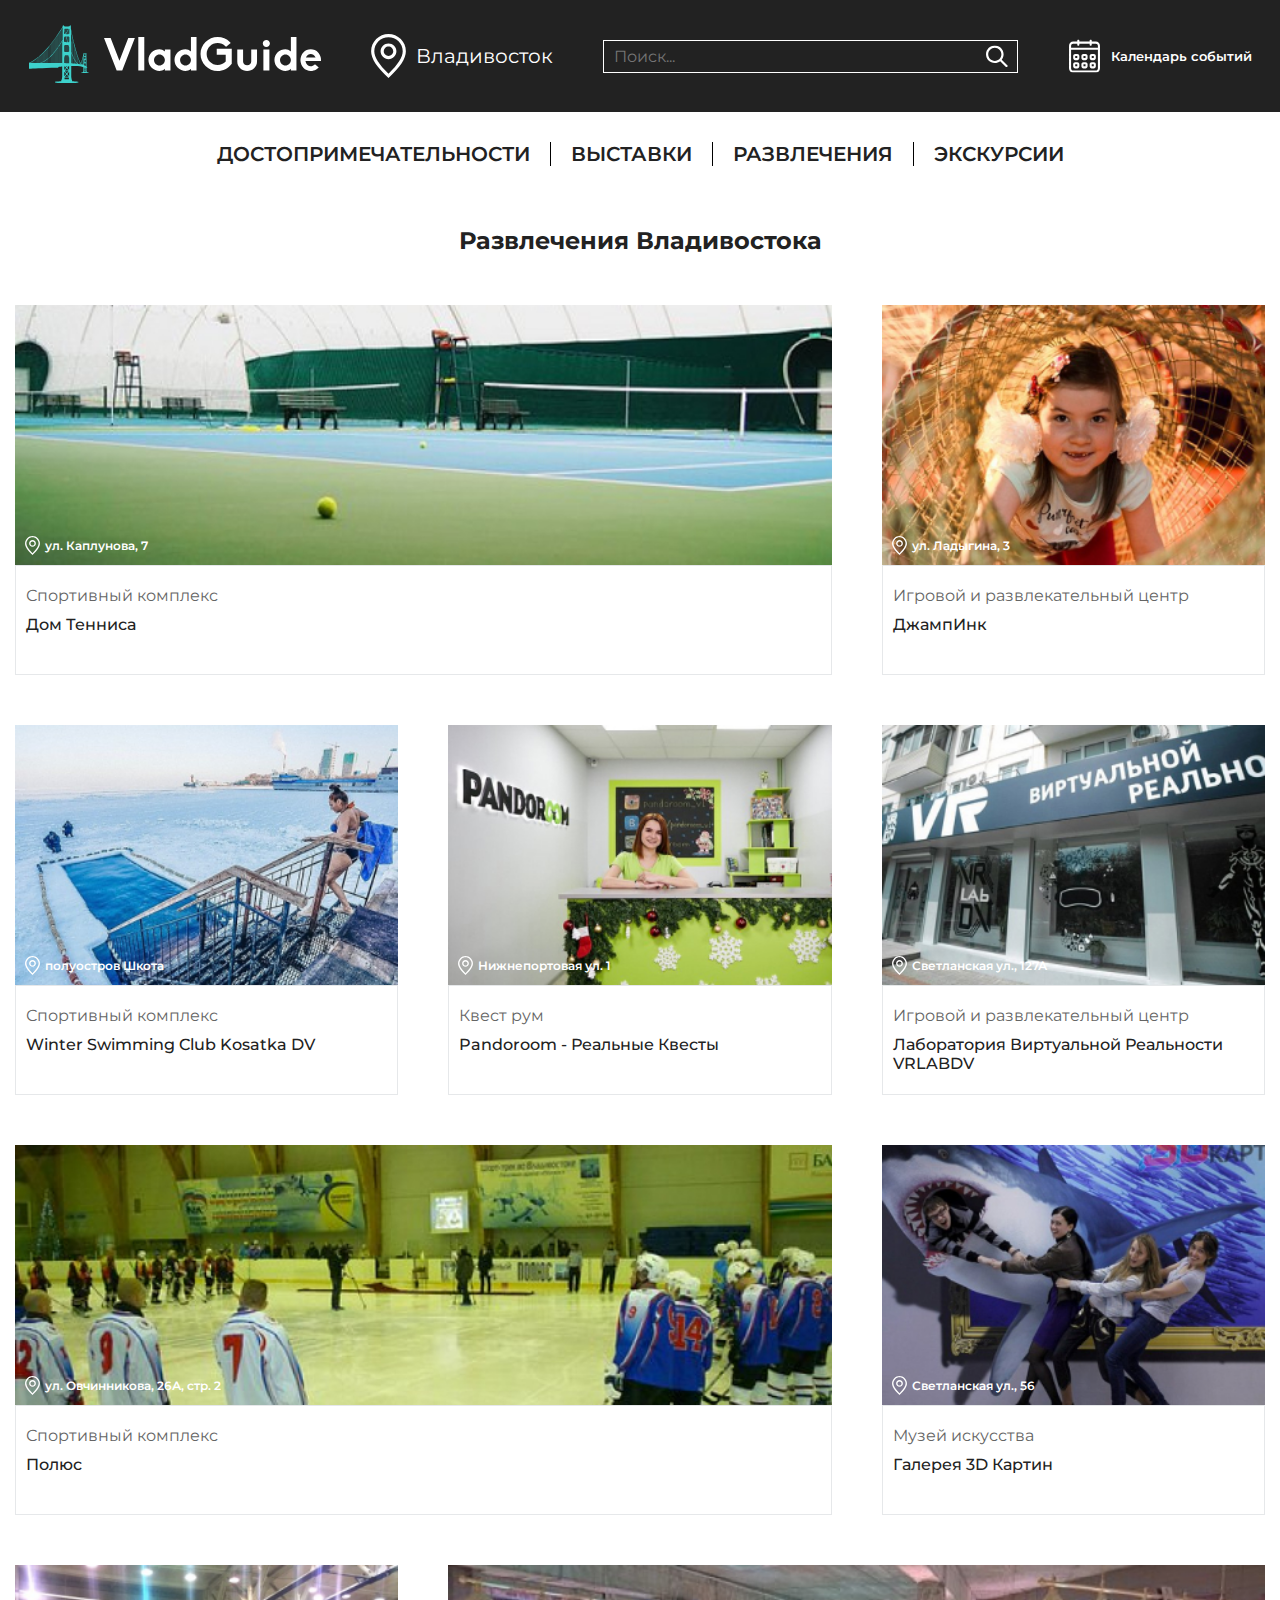
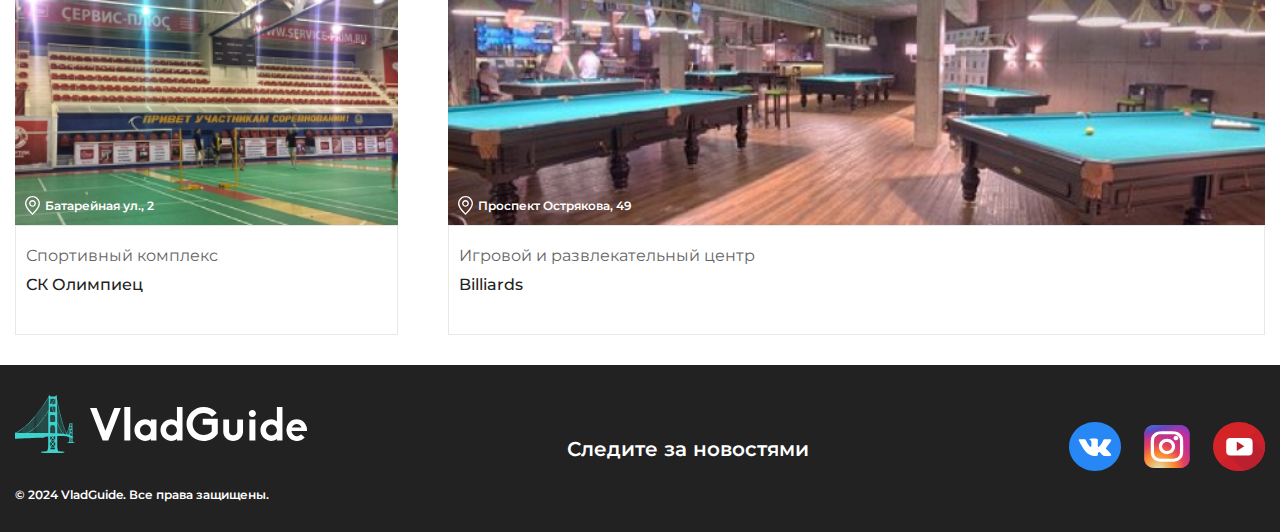
<file: entertainment.html>
<!DOCTYPE html>
<html lang="ru">
  <head>
    <meta charset="UTF-8">
    <meta name="viewport" content="width=device-width, initial-scale=1.0">
    <title>Развлечения</title>
    <link rel="stylesheet" href="reset.css">
    <link rel="preconnect" href="https://fonts.googleapis.com">
    <link rel="preconnect" href="https://fonts.gstatic.com" crossorigin>
    <link href="https://fonts.googleapis.com/css2?family=Montserrat:wght@400;500;600;700&display=swap" rel="stylesheet">
    <link rel="stylesheet" href="entertainment.css">
  </head>
  <body>
    <header class="header">
      <div class="header__top">
        <div class="container">
          <div class="header__top-content">
            <a class="logo" href="index.html">
              <img class="logo__img" src="header/logo.svg" alt="">
            </a>
            <button class="location-btn">
              <img class="location-btn__img" src="header/geolocation.svg" alt="">
              <span class="location-btn__text">Владивосток</span>
            </button>
            <div class="search__wrapper">
              <input class="search" type="text" placeholder="Поиск...">
            </div>
            <button class="calendar">
              <img class="calendar__img" src="header/calendar.svg" alt="">
              <span class="calendar__text">Календарь событий</span>
            </button>
          </div>
        </div>
      </div>
      <div class="header__menu">
        <div class="container">
          <nav class="menu">
            <ul class="menu__list">
              <li class="menu__item">
                <a class="menu__link" href="index.html">Достопримечательности</a>
              </li>
              <li class="menu__item">
                <a class="menu__link" href="exhibitions.html">Выставки</a>
              </li>
              <li class="menu__item">
                <a class="menu__link" href="entertainment.html">Развлечения</a>
              </li>
              <li class="menu__item">
                <a class="menu__link" href="excursions.html">Экскурсии</a>
              </li>
            </ul>
          </nav>
        </div>
      </div>
    </header>
    <main class="main">
      <section class="entertainment">
        <div class="container">
          <div class="entertainment__inner">
            <h1 class="entertainment__title">Развлечения Владивостока</h1>
            <ul class="entertainment__list">
              <li class="entertainment__item">
                <img class="entertainment__img" src="entertainment/image-1.jpg" alt="">
                <div class="entertainment__location">
                  <img src="entertainment/geolocation.svg" alt="">
                  <span class="entertainment__location-text">
                    ул. Каплунова, 7
                  </span>
                </div>
                <div class="entertainment__content">
                  <span class="entertainment__content-category">Спортивный комплекс</span>
                  <h3 class="entertainment__content-title">Дом Тенниса</h3>
                </div>
              </li>
              <li class="entertainment__item">
                <img class="entertainment__img" src="entertainment/image-2.jpg" alt="">
                <div class="entertainment__location">
                  <img src="entertainment/geolocation.svg" alt="">
                  <span class="entertainment__location-text">
                    ул. Ладыгина, 3
                  </span>
                </div>
                <div class="entertainment__content">
                  <span class="entertainment__content-category">Игровой и развлекательный центр</span>
                  <h3 class="entertainment__content-title">ДжампИнк</h3>
                </div>
              </li>
              <li class="entertainment__item">
                <img class="entertainment__img" src="entertainment/image-3.jpg" alt="">
                <div class="entertainment__location">
                  <img src="entertainment/geolocation.svg" alt="">
                  <span class="entertainment__location-text">
                    полуостров Шкота
                  </span>
                </div>
                <div class="entertainment__content">
                  <span class="entertainment__content-category">Спортивный комплекс</span>
                  <h3 class="entertainment__content-title">Winter Swimming Club Kosatka DV</h3>
                </div>
              </li>
              <li class="entertainment__item">
                <img class="entertainment__img" src="entertainment/image-4.jpg" alt="">
                <div class="entertainment__location">
                  <img src="entertainment/geolocation.svg" alt="">
                  <span class="entertainment__location-text">
                    Нижнепортовая ул. 1
                  </span>
                </div>
                <div class="entertainment__content">
                  <span class="entertainment__content-category">Квест рум</span>
                  <h3 class="entertainment__content-title">Pandoroom - реальные квесты</h3>
                </div>
              </li>
              <li class="entertainment__item">
                <img class="entertainment__img" src="entertainment/image-5.jpg" alt="">
                <div class="entertainment__location">
                  <img src="entertainment/geolocation.svg" alt="">
                  <span class="entertainment__location-text">
                    Светланская ул., 127А
                  </span>
                </div>
                <div class="entertainment__content">
                  <span class="entertainment__content-category">Игровой и развлекательный центр</span>
                  <h3 class="entertainment__content-title">Лаборатория Виртуальной Реальности VRLABDV</h3>
                </div>
              </li>
              <li class="entertainment__item">
                <img class="entertainment__img" src="entertainment/image-6.jpg" alt="">
                <div class="entertainment__location">
                  <img src="entertainment/geolocation.svg" alt="">
                  <span class="entertainment__location-text">
                    ул. Овчинникова, 26А, стр. 2
                  </span>
                </div>
                <div class="entertainment__content">
                  <span class="entertainment__content-category">Спортивный комплекс</span>
                  <h3 class="entertainment__content-title">Полюс</h3>
                </div>
              </li>
              <li class="entertainment__item">
                <img class="entertainment__img" src="entertainment/image-7.jpg" alt="">
                <div class="entertainment__location">
                  <img src="entertainment/geolocation.svg" alt="">
                  <span class="entertainment__location-text">
                    Светланская ул., 56
                  </span>
                </div>
                <div class="entertainment__content">
                  <span class="entertainment__content-category">Музей искусства</span>
                  <h3 class="entertainment__content-title">Галерея 3D картин</h3>
                </div>
              </li>
              <li class="entertainment__item">
                <img class="entertainment__img" src="entertainment/image-8.jpg" alt="">
                <div class="entertainment__location">
                  <img src="entertainment/geolocation.svg" alt="">
                  <span class="entertainment__location-text">
                    Батарейная ул., 2
                  </span>
                </div>
                <div class="entertainment__content">
                  <span class="entertainment__content-category">Спортивный комплекс</span>
                  <h3 class="entertainment__content-title">СК олимпиец</h3>
                </div>
              </li>
              <li class="entertainment__item">
                <img class="entertainment__img" src="entertainment/image-9.jpg" alt="">
                <div class="entertainment__location">
                  <img src="entertainment/geolocation.svg" alt="">
                  <span class="entertainment__location-text">
                    Проспект Острякова, 49
                  </span>
                </div>
                <div class="entertainment__content">
                  <span class="entertainment__content-category">Игровой и развлекательный центр</span>
                  <h3 class="entertainment__content-title">Billiards</h3>
                </div>
              </li>
            </ul>
          </div>
        </div>
      </section>
    </main>
    <footer class="footer">
      <div class="container">
        <div class="footer__inner">
          <div class="footer__box">
            <a class="logo" href="index.html">
              <img class="logo__img" src="footer/logo.svg" alt="">
            </a>
            <div class="copyright">© 2024 VladGuide. Все права защищены.</div>
          </div>
          <span class="footer__text">Следите за новостями</span>
          <ul class="footer__social-list">
            <li class="footer__social-item">
              <a class="footer__social-link" href="#">
                <img class="footer__social-img" src="footer/social-1.svg" alt="">
              </a>
            </li>
            <li class="footer__social-item">
              <a class="footer__social-link" href="#">
                <img class="footer__social-img" src="footer/social-2.svg" alt="">
              </a>
            </li>
            <li class="footer__social-item">
              <a class="footer__social-link" href="#">
                <img class="footer__social-img" src="footer/social-3.svg" alt="">
              </a>
            </li>
          </ul>
        </div>
      </div>
    </footer>
  </body>
</html>
</file>
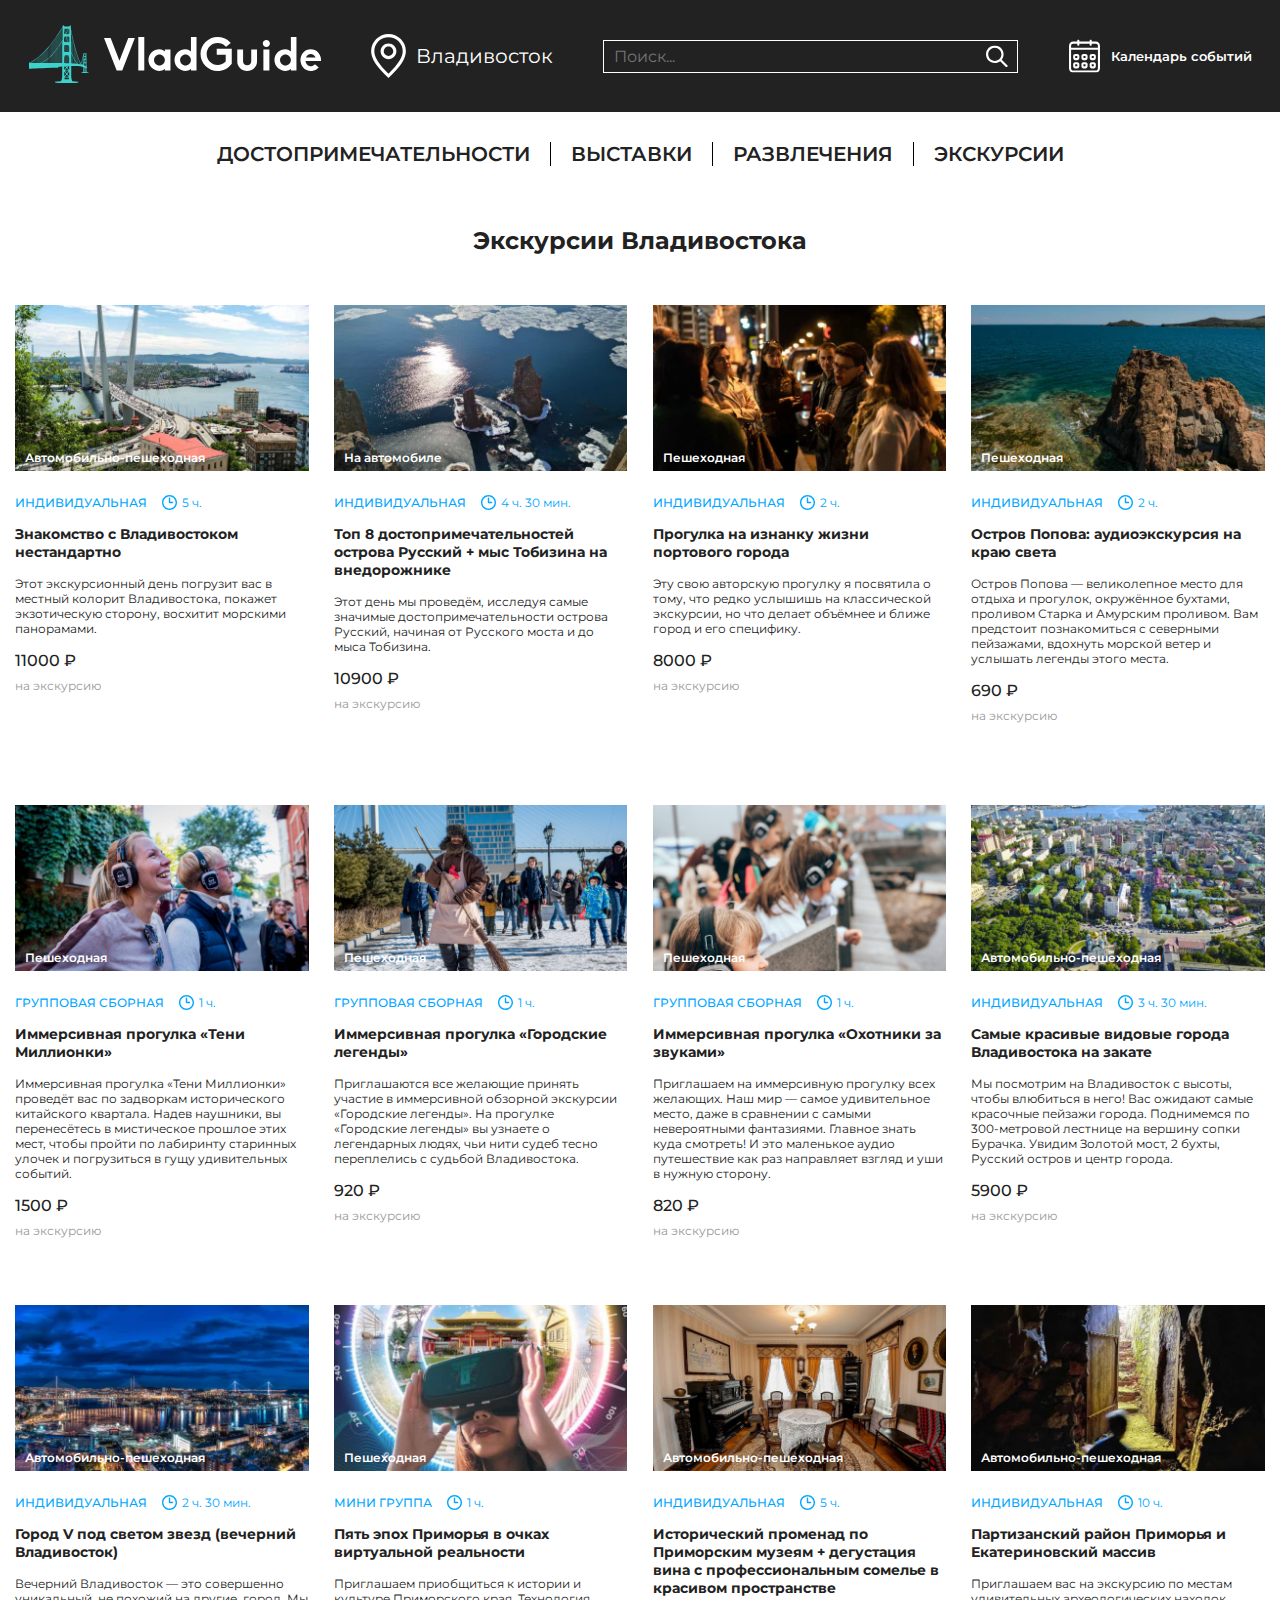
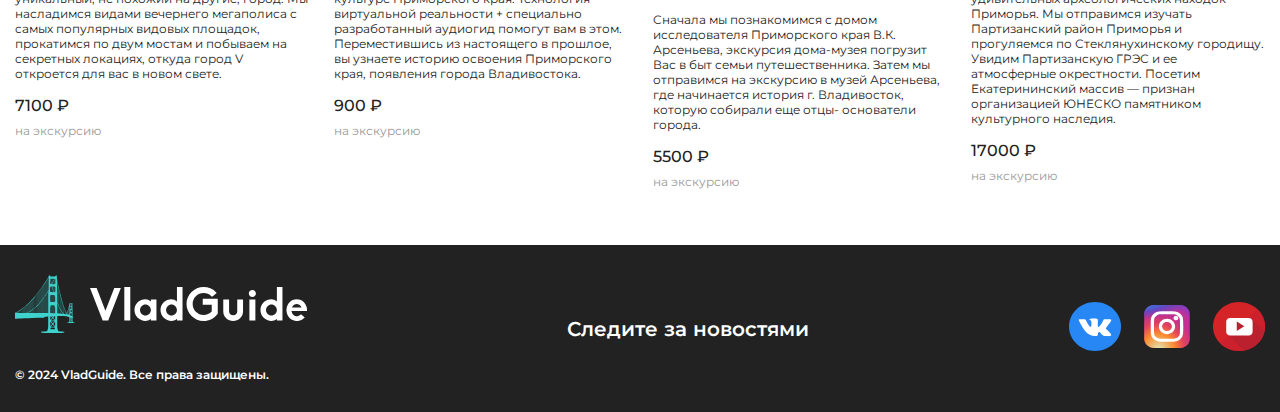
<file: excursions.html>
<!DOCTYPE html>
<html lang="ru">
  <head>
    <meta charset="UTF-8">
    <meta name="viewport" content="width=device-width, initial-scale=1.0">
    <title>Document</title>
    <link rel="stylesheet" href="reset.css">
    <link rel="preconnect" href="https://fonts.googleapis.com">
    <link rel="preconnect" href="https://fonts.gstatic.com" crossorigin>
    <link href="https://fonts.googleapis.com/css2?family=Montserrat:wght@400;500;600;700&display=swap" rel="stylesheet">
    <link rel="stylesheet" href="excursions.css">
  </head>
  <body>
    <header class="header">
      <div class="header__top">
        <div class="container">
          <div class="header__top-content">
            <a class="logo" href="index.html">
              <img class="logo__img" src="header/logo.svg" alt="">
            </a>
            <button class="location-btn">
              <img class="location-btn__img" src="header/geolocation.svg" alt="">
              <span class="location-btn__text">Владивосток</span>
            </button>
            <div class="search__wrapper">
              <input class="search" type="text" placeholder="Поиск...">
            </div>
            <button class="calendar">
              <img class="calendar__img" src="header/calendar.svg" alt="">
              <span class="calendar__text">Календарь событий</span>
            </button>
          </div>
        </div>
      </div>
      <div class="header__menu">
        <div class="container">
          <nav class="menu">
            <ul class="menu__list">
              <li class="menu__item">
                <a class="menu__link" href="index.html">Достопримечательности</a>
              </li>
              <li class="menu__item">
                <a class="menu__link" href="exhibitions.html">Выставки</a>
              </li>
              <li class="menu__item">
                <a class="menu__link" href="entertainment.html">Развлечения</a>
              </li>
              <li class="menu__item">
                <a class="menu__link" href="excursions.html">Экскурсии</a>
              </li>
            </ul>
          </nav>
        </div>
      </div>
    </header>
    <main class="main">
      <section class="excursions">
        <div class="container">
          <div class="exursions__inner">
            <h1 class="excursions__title">Экскурсии Владивостока </h1>
            <div class="excursions__items">
              <div class="excursions__item">
                <img class="excursions__img" src="excursions/excursion-1.jpg" alt="">
                <span class="excursions__type">Автомобильно-пешеходная</span>
                <div class="excursions__content">
                  <div class="excursions__content-info">
                    <span class="excursions__content-info-type">индивидуальная</span>
                    <div class="excursions__content-info-box">
                      <img src="excursions/clock.svg" alt="">
                      <span class="excursions__content-info-time">5 ч.</span>
                    </div>
                  </div>
                  <h2 class="excursions__content-title">
                    Знакомство с Владивостоком нестандартно
                  </h2>
                  <p class="excursions__content-text">
                    Этот экскурсионный день погрузит вас в местный колорит Владивостока, покажет экзотическую сторону, восхитит морскими панорамами.
                  </p>
                  <span class="excursions__content-price">11000 ₽</span>
                  <span class="excursions__content-subtext">на экскурсию</span>
                </div>
              </div>
              <div class="excursions__item">
                <img class="excursions__img" src="excursions/excursion-2.jpg" alt="">
                <span class="excursions__type">На автомобиле</span>
                <div class="excursions__content">
                  <div class="excursions__content-info">
                    <span class="excursions__content-info-type">индивидуальная</span>
                    <div class="excursions__content-info-box">
                      <img src="excursions/clock.svg" alt="">
                      <span class="excursions__content-info-time">4 ч. 30 мин.</span>
                    </div>
                  </div>
                  <h2 class="excursions__content-title">
                    Топ 8 достопримечательностей острова Русский + мыс Тобизина на внедорожнике
                  </h2>
                  <p class="excursions__content-text">
                    Этот день мы проведём, исследуя самые значимые достопримечательности острова Русский, начиная от Русского моста и до мыса Тобизина.
                  </p>
                  <span class="excursions__content-price">10900 ₽</span>
                  <span class="excursions__content-subtext">на экскурсию</span>
                </div>
              </div>
              <div class="excursions__item">
                <img class="excursions__img" src="excursions/excursion-3.jpg" alt="">
                <span class="excursions__type">Пешеходная</span>
                <div class="excursions__content">
                  <div class="excursions__content-info">
                    <span class="excursions__content-info-type">индивидуальная</span>
                    <div class="excursions__content-info-box">
                      <img src="excursions/clock.svg" alt="">
                      <span class="excursions__content-info-time">2 ч.</span>
                    </div>
                  </div>
                  <h2 class="excursions__content-title">
                    Прогулка на изнанку жизни портового города
                  </h2>
                  <p class="excursions__content-text">
                    Эту свою авторскую прогулку я посвятила о тому, что редко услышишь на классической экскурсии, но что делает объёмнее и ближе город и его специфику.
                  </p>
                  <span class="excursions__content-price">8000 ₽</span>
                  <span class="excursions__content-subtext">на экскурсию</span>
                </div>
              </div>
              <div class="excursions__item">
                <img class="excursions__img" src="excursions/excursion-4.jpg" alt="">
                <span class="excursions__type">Пешеходная</span>
                <div class="excursions__content">
                  <div class="excursions__content-info">
                    <span class="excursions__content-info-type">индивидуальная</span>
                    <div class="excursions__content-info-box">
                      <img src="excursions/clock.svg" alt="">
                      <span class="excursions__content-info-time">2 ч.</span>
                    </div>
                  </div>
                  <h2 class="excursions__content-title">
                    Остров Попова: аудиоэкскурсия на краю света
                  </h2>
                  <p class="excursions__content-text">
                    Остров Попова — великолепное место для отдыха и прогулок, окружённое бухтами, проливом Старка и Амурским проливом. Вам предстоит познакомиться с северными пейзажами, вдохнуть морской ветер и услышать легенды этого места.
                  </p>
                  <span class="excursions__content-price">690 ₽</span>
                  <span class="excursions__content-subtext">на экскурсию</span>
                </div>
              </div>
              <div class="excursions__item">
                <img class="excursions__img" src="excursions/excursion-5.jpg" alt="">
                <span class="excursions__type">Пешеходная</span>
                <div class="excursions__content">
                  <div class="excursions__content-info">
                    <span class="excursions__content-info-type">групповая сборная</span>
                    <div class="excursions__content-info-box">
                      <img src="excursions/clock.svg" alt="">
                      <span class="excursions__content-info-time">1 ч.</span>
                    </div>
                  </div>
                  <h2 class="excursions__content-title">
                    Иммерсивная прогулка «Тени Миллионки»
                  </h2>
                  <p class="excursions__content-text">
                    Иммерсивная прогулка «Тени Миллионки» проведёт вас по задворкам исторического китайского квартала. Надев наушники, вы перенесётесь в мистическое прошлое этих мест, чтобы пройти по лабиринту старинных улочек и погрузиться в гущу удивительных событий.
                  </p>
                  <span class="excursions__content-price">1500 ₽</span>
                  <span class="excursions__content-subtext">на экскурсию</span>
                </div>
              </div>
              <div class="excursions__item">
                <img class="excursions__img" src="excursions/excursion-6.jpg" alt="">
                <span class="excursions__type">Пешеходная</span>
                <div class="excursions__content">
                  <div class="excursions__content-info">
                    <span class="excursions__content-info-type">групповая сборная</span>
                    <div class="excursions__content-info-box">
                      <img src="excursions/clock.svg" alt="">
                      <span class="excursions__content-info-time">1 ч.</span>
                    </div>
                  </div>
                  <h2 class="excursions__content-title">
                    Иммерсивная прогулка «Городские легенды»
                  </h2>
                  <p class="excursions__content-text">
                    Приглашаются все желающие принять участие в иммерсивной обзорной экскурсии «Городские легенды». На прогулке «Городские легенды» вы узнаете о легендарных людях, чьи нити судеб тесно переплелись с судьбой Владивостока.
                  </p>
                  <span class="excursions__content-price">920 ₽</span>
                  <span class="excursions__content-subtext">на экскурсию</span>
                </div>
              </div>
              <div class="excursions__item">
                <img class="excursions__img" src="excursions/excursion-7.jpg" alt="">
                <span class="excursions__type">Пешеходная</span>
                <div class="excursions__content">
                  <div class="excursions__content-info">
                    <span class="excursions__content-info-type">групповая сборная</span>
                    <div class="excursions__content-info-box">
                      <img src="excursions/clock.svg" alt="">
                      <span class="excursions__content-info-time">1 ч.</span>
                    </div>
                  </div>
                  <h2 class="excursions__content-title">
                    Иммерсивная прогулка «Охотники за звуками»
                  </h2>
                  <p class="excursions__content-text">
                    Приглашаем на иммерсивную прогулку всех желающих. Наш мир — самое удивительное место, даже в сравнении с самыми невероятными фантазиями. Главное знать куда смотреть! И это маленькое аудио путешествие как раз направляет взгляд и уши в нужную сторону.
                  </p>
                  <span class="excursions__content-price">820 ₽</span>
                  <span class="excursions__content-subtext">на экскурсию</span>
                </div>
              </div>
              <div class="excursions__item">
                <img class="excursions__img" src="excursions/excursion-8.jpg" alt="">
                <span class="excursions__type">Автомобильно-пешеходная</span>
                <div class="excursions__content">
                  <div class="excursions__content-info">
                    <span class="excursions__content-info-type">индивидуальная</span>
                    <div class="excursions__content-info-box">
                      <img src="excursions/clock.svg" alt="">
                      <span class="excursions__content-info-time">3 ч. 30 мин.</span>
                    </div>
                  </div>
                  <h2 class="excursions__content-title">
                    Самые красивые видовые города Владивостока на закате
                  </h2>
                  <p class="excursions__content-text">
                    Мы посмотрим на Владивосток с высоты, чтобы влюбиться в него! Вас ожидают самые красочные пейзажи города. Поднимемся по 300-метровой лестнице на вершину сопки Бурачка. Увидим Золотой мост, 2 бухты, Русский остров и центр города.
                  </p>
                  <span class="excursions__content-price">5900 ₽</span>
                  <span class="excursions__content-subtext">на экскурсию</span>
                </div>
              </div>
              <div class="excursions__item excursions__item--big">
                <img class="excursions__img" src="excursions/excursion-9.jpg" alt="">
                <span class="excursions__type">Автомобильно-пешеходная</span>
                <div class="excursions__content">
                  <div class="excursions__content-info">
                    <span class="excursions__content-info-type">индивидуальная</span>
                    <div class="excursions__content-info-box">
                      <img src="excursions/clock.svg" alt="">
                      <span class="excursions__content-info-time">2 ч. 30 мин.</span>
                    </div>
                  </div>
                  <h2 class="excursions__content-title">
                    Город V под светом звезд (вечерний Владивосток)
                  </h2>
                  <p class="excursions__content-text">
                    Вечерний Владивосток — это совершенно уникальный, не похожий на другие, город. Мы насладимся видами вечернего мегаполиса с самых популярных видовых площадок, прокатимся по двум мостам и побываем на секретных локациях, откуда город V откроется для вас в новом свете.
                  </p>
                  <span class="excursions__content-price">7100 ₽</span>
                  <span class="excursions__content-subtext">на экскурсию</span>
                </div>
              </div>
              <div class="excursions__item excursions__item--big">
                <img class="excursions__img" src="excursions/excursion-10.jpg" alt="">
                <span class="excursions__type">Пешеходная</span>
                <div class="excursions__content">
                  <div class="excursions__content-info">
                    <span class="excursions__content-info-type">мини группа</span>
                    <div class="excursions__content-info-box">
                      <img src="excursions/clock.svg" alt="">
                      <span class="excursions__content-info-time">1 ч.</span>
                    </div>
                  </div>
                  <h2 class="excursions__content-title">
                    Пять эпох Приморья в очках виртуальной реальности
                  </h2>
                  <p class="excursions__content-text">
                    Приглашаем приобщиться к истории и культуре Приморского края. Технология виртуальной реальности + специально разработанный аудиогид помогут вам в этом. Переместившись из настоящего в прошлое, вы узнаете историю освоения Приморского края, появления города Владивостока.
                  </p>
                  <span class="excursions__content-price">900 ₽</span>
                  <span class="excursions__content-subtext">на экскурсию</span>
                </div>
              </div>
              <div class="excursions__item excursions__item--big">
                <img class="excursions__img" src="excursions/excursion-11.jpg" alt="">
                <span class="excursions__type">Автомобильно-пешеходная</span>
                <div class="excursions__content">
                  <div class="excursions__content-info">
                    <span class="excursions__content-info-type">индивидуальная</span>
                    <div class="excursions__content-info-box">
                      <img src="excursions/clock.svg" alt="">
                      <span class="excursions__content-info-time">5 ч.</span>
                    </div>
                  </div>
                  <h2 class="excursions__content-title">
                    Исторический променад по Приморским музеям + дегустация вина с профессиональным сомелье в красивом пространстве
                  </h2>
                  <p class="excursions__content-text">
                    Сначала мы познакомимся с домом исследователя Приморского края В.К. Арсеньева, экскурсия дома-музея погрузит Вас в быт семьи путешественника. Затем мы отправимся на экскурсию в музей Арсеньева, где начинается история г. Владивосток, которую собирали еще отцы- основатели города.
                  </p>
                  <span class="excursions__content-price">5500 ₽</span>
                  <span class="excursions__content-subtext">на экскурсию</span>
                </div>
              </div>
              <div class="excursions__item excursions__item--big">
                <img class="excursions__img" src="excursions/excursion-12.jpg" alt="">
                <span class="excursions__type">Автомобильно-пешеходная</span>
                <div class="excursions__content">
                  <div class="excursions__content-info">
                    <span class="excursions__content-info-type">индивидуальная</span>
                    <div class="excursions__content-info-box">
                      <img src="excursions/clock.svg" alt="">
                      <span class="excursions__content-info-time">10 ч.</span>
                    </div>
                  </div>
                  <h2 class="excursions__content-title">
                    Партизанский район Приморья и Екатериновский массив
                  </h2>
                  <p class="excursions__content-text">
                    Приглашаем вас на экскурсию по местам удивительных археологических находок Приморья. Мы отправимся изучать Партизанский район Приморья и прогуляемся по Стеклянухинскому городищу. Увидим Партизанскую ГРЭС и ее атмосферные окрестности. Посетим Екатерининский массив — признан организацией ЮНЕСКО памятником культурного наследия.
                  </p>
                  <span class="excursions__content-price">17000 ₽</span>
                  <span class="excursions__content-subtext">на экскурсию</span>
                </div>
              </div>
            </div>
          </div>
        </div>
      </section>
    </main>
    <footer class="footer">
      <div class="container">
        <div class="footer__inner">
          <div class="footer__box">
            <a class="logo" href="index.html">
              <img class="logo__img" src="footer/logo.svg" alt="">
            </a>
            <div class="copyright">© 2024 VladGuide. Все права защищены.</div>
          </div>
          <span class="footer__text">Следите за новостями</span>
          <ul class="footer__social-list">
            <li class="footer__social-item">
              <a class="footer__social-link" href="#">
                <img class="footer__social-img" src="footer/social-1.svg" alt="">
              </a>
            </li>
            <li class="footer__social-item">
              <a class="footer__social-link" href="#">
                <img class="footer__social-img" src="footer/social-2.svg" alt="">
              </a>
            </li>
            <li class="footer__social-item">
              <a class="footer__social-link" href="#">
                <img class="footer__social-img" src="footer/social-3.svg" alt="">
              </a>
            </li>
          </ul>
        </div>
      </div>
    </footer>
  </body>
</html>
</file>
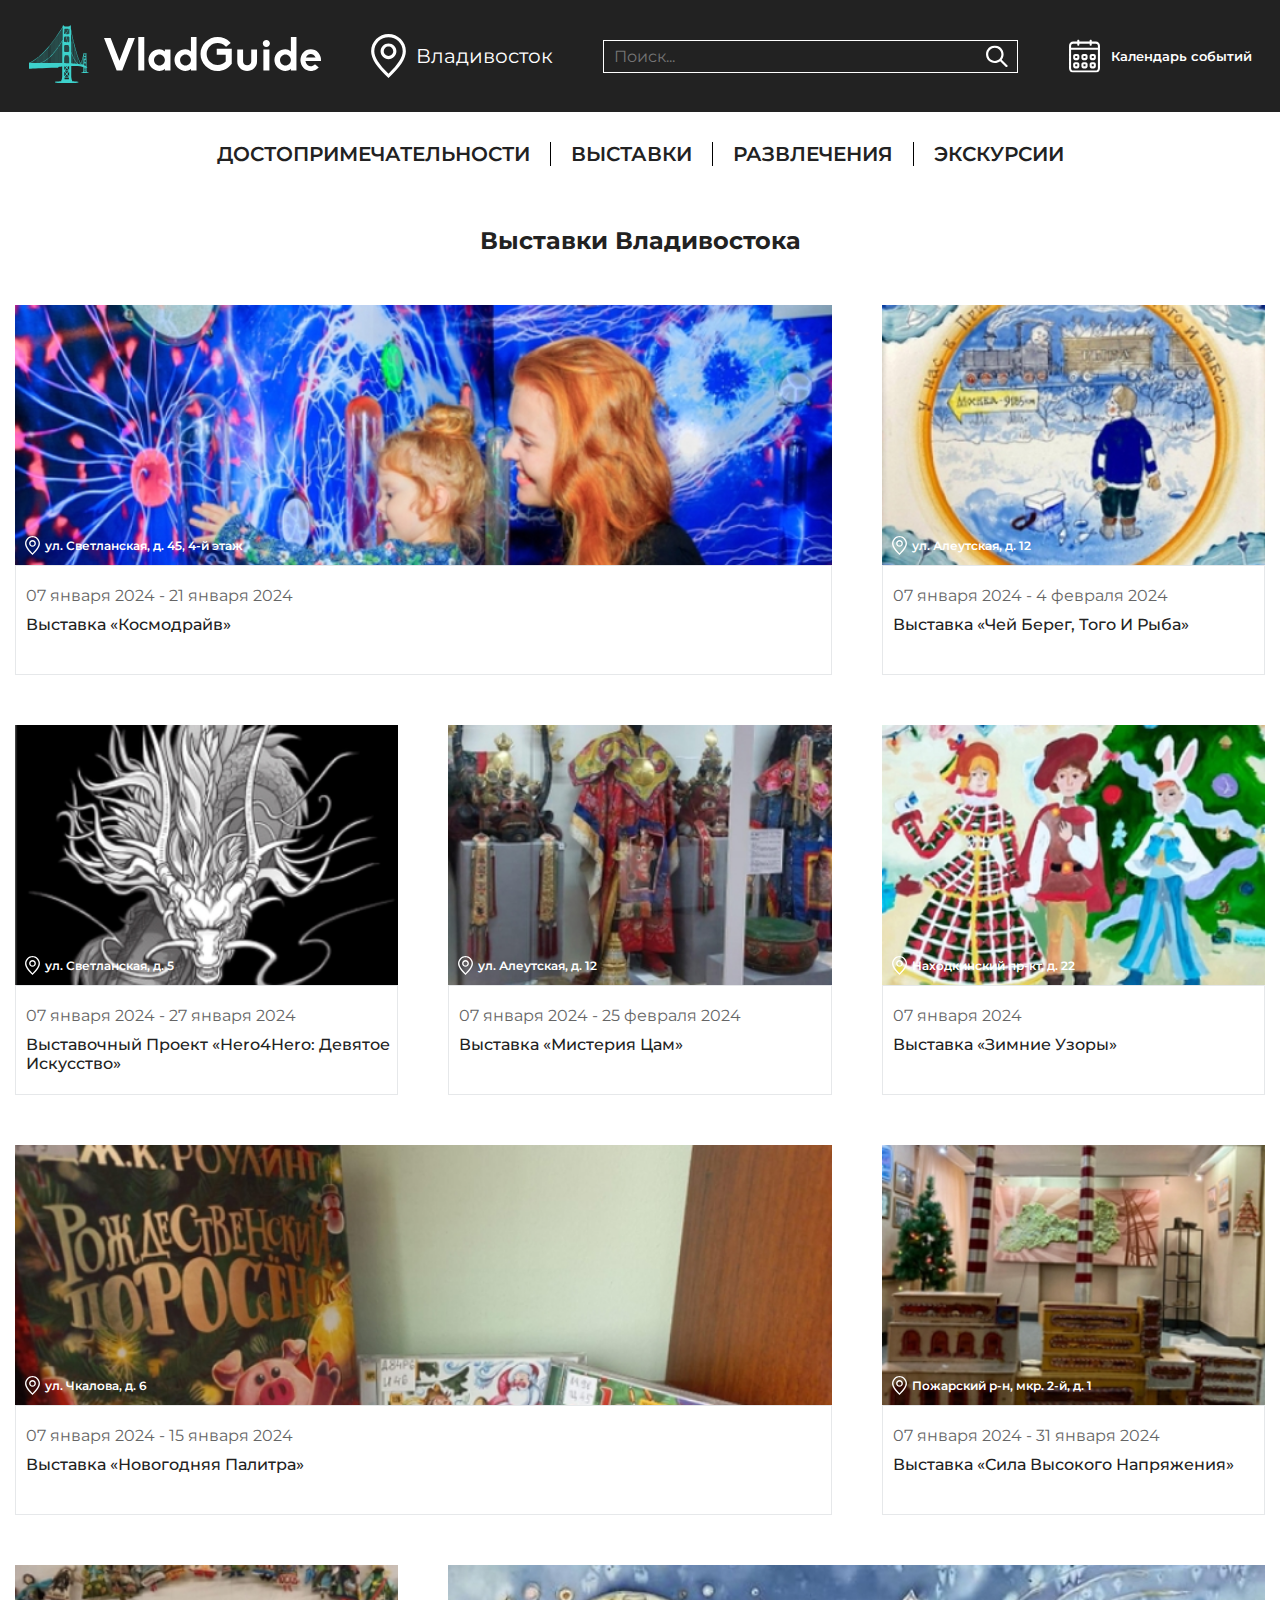
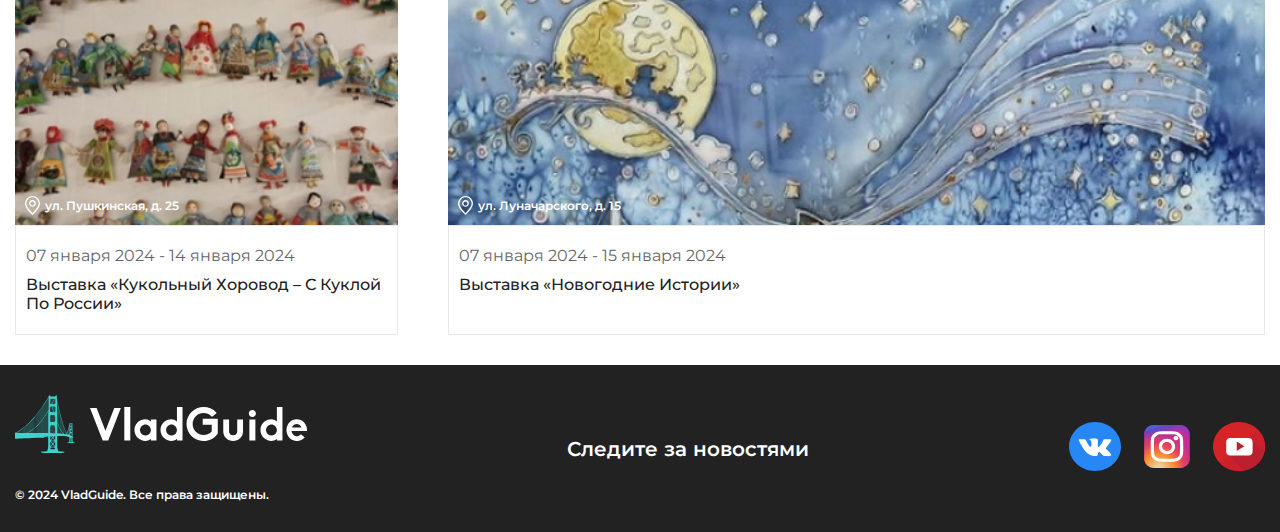
<file: exhibitions.html>
<!DOCTYPE html>
<html lang="ru">
  <head>
    <meta charset="UTF-8">
    <meta name="viewport" content="width=device-width, initial-scale=1.0">
    <title>Выставки</title>
    <link rel="stylesheet" href="reset.css">
    <link rel="preconnect" href="https://fonts.googleapis.com">
    <link rel="preconnect" href="https://fonts.gstatic.com" crossorigin>
    <link href="https://fonts.googleapis.com/css2?family=Montserrat:wght@400;500;600;700&display=swap" rel="stylesheet">
    <link rel="stylesheet" href="exhibitions.css">
  </head>
  <body>
    <header class="header">
      <div class="header__top">
        <div class="container">
          <div class="header__top-content">
            <a class="logo" href="index.html">
              <img class="logo__img" src="header/logo.svg" alt="">
            </a>
            <button class="location-btn">
              <img class="location-btn__img" src="header/geolocation.svg" alt="">
              <span class="location-btn__text">Владивосток</span>
            </button>
            <div class="search__wrapper">
              <input class="search" type="text" placeholder="Поиск...">
            </div>
            <button class="calendar">
              <img class="calendar__img" src="header/calendar.svg" alt="">
              <span class="calendar__text">Календарь событий</span>
            </button>
          </div>
        </div>
      </div>
      <div class="header__menu">
        <div class="container">
          <nav class="menu">
            <ul class="menu__list">
              <li class="menu__item">
                <a class="menu__link" href="index.html">Достопримечательности</a>
              </li>
              <li class="menu__item">
                <a class="menu__link" href="exhibitions.html">Выставки</a>
              </li>
              <li class="menu__item">
                <a class="menu__link" href="entertainment.html">Развлечения</a>
              </li>
              <li class="menu__item">
                <a class="menu__link" href="excursions.html">Экскурсии</a>
              </li>
            </ul>
          </nav>
        </div>
      </div>
    </header>
    <main class="main">
      <section class="exhibitions">
        <div class="container">
          <div class="exhibitions__inner">
            <h1 class="exhibitions__title">Выставки Владивостока</h1>
            <ul class="exhibitions__list">
              <li class="exhibitions__item">
                <img class="exhibitions__img" src="exhibitions/image-1.jpg" alt="">
                <div class="exhibitions__location">
                  <img src="exhibitions/geolocation.svg" alt="">
                  <span class="exhibitions__location-text">
                    ул. Светланская, д. 45, 4-й этаж
                  </span>
                </div>
                <div class="exhibitions__content">
                  <span class="exhibitions__content-date">
                    07 января 2024 - 21 января 2024
                  </span>
                  <h3 class="exhibitions__content-title">Выставка «Космодрайв»</h3>
                </div>
              </li>
              <li class="exhibitions__item">
                <img class="exhibitions__img" src="exhibitions/image-2.jpg" alt="">
                <div class="exhibitions__location">
                  <img src="exhibitions/geolocation.svg" alt="">
                  <span class="exhibitions__location-text">ул. Алеутская, д. 12</span>
                </div>
                <div class="exhibitions__content">
                  <span class="exhibitions__content-date">
                    07 января 2024 - 4 февраля 2024
                  </span>
                  <h3 class="exhibitions__content-title">
                    Выставка «Чей берег, того и рыба»
                  </h3>
                </div>
              </li>
              <li class="exhibitions__item">
                <img class="exhibitions__img" src="exhibitions/image-3.jpg" alt="">
                <div class="exhibitions__location">
                  <img src="exhibitions/geolocation.svg" alt="">
                  <span class="exhibitions__location-text">ул. Светланская, д. 5</span>
                </div>
                <div class="exhibitions__content">
                  <span class="exhibitions__content-date">
                    07 января 2024 - 27 января 2024
                  </span>
                  <h3 class="exhibitions__content-title">
                    Выставочный проект «Hero4Hero: девятое искусство»
                  </h3>
                </div>
              </li>
              <li class="exhibitions__item">
                <img class="exhibitions__img" src="exhibitions/image-4.jpg" alt="">
                <div class="exhibitions__location">
                  <img src="exhibitions/geolocation.svg" alt="">
                  <span class="exhibitions__location-text">ул. Алеутская, д. 12</span>
                </div>
                <div class="exhibitions__content">
                  <span class="exhibitions__content-date">
                    07 января 2024 - 25 февраля 2024
                  </span>
                  <h3 class="exhibitions__content-title">Выставка «Мистерия Цам»</h3>
                </div>
              </li>
              <li class="exhibitions__item">
                <img class="exhibitions__img" src="exhibitions/image-5.jpg" alt="">
                <div class="exhibitions__location">
                  <img src="exhibitions/geolocation.svg" alt="">
                  <span class="exhibitions__location-text">
                    Находкинский пр-кт, д. 22
                  </span>
                </div>
                <div class="exhibitions__content">
                  <span class="exhibitions__content-date">07 января 2024</span>
                  <h3 class="exhibitions__content-title">Выставка «Зимние узоры»</h3>
                </div>
              </li>
              <li class="exhibitions__item">
                <img class="exhibitions__img" src="exhibitions/image-6.jpg" alt="">
                <div class="exhibitions__location">
                  <img src="exhibitions/geolocation.svg" alt="">
                  <span class="exhibitions__location-text">ул. Чкалова, д. 6</span>
                </div>
                <div class="exhibitions__content">
                  <span class="exhibitions__content-date">
                    07 января 2024 - 15 января 2024
                  </span>
                  <h3 class="exhibitions__content-title">
                    Выставка «Новогодняя палитра»
                  </h3>
                </div>
              </li>
              <li class="exhibitions__item">
                <img class="exhibitions__img" src="exhibitions/image-7.jpg" alt="">
                <div class="exhibitions__location">
                  <img src="exhibitions/geolocation.svg" alt="">
                  <span class="exhibitions__location-text">
                    Пожарский р-н, мкр. 2-й, д. 1
                  </span>
                </div>
                <div class="exhibitions__content">
                  <span class="exhibitions__content-date">
                    07 января 2024 - 31 января 2024
                  </span>
                  <h3 class="exhibitions__content-title">
                    Выставка «Сила высокого напряжения»
                  </h3>
                </div>
              </li>
              <li class="exhibitions__item">
                <img class="exhibitions__img" src="exhibitions/image-8.jpg" alt="">
                <div class="exhibitions__location">
                  <img src="exhibitions/geolocation.svg" alt="">
                  <span class="exhibitions__location-text">ул. Пушкинская, д. 25</span>
                </div>
                <div class="exhibitions__content">
                  <span class="exhibitions__content-date">
                    07 января 2024 - 14 января 2024
                  </span>
                  <h3 class="exhibitions__content-title">
                    Выставка «Кукольный хоровод – с куклой по России»
                  </h3>
                </div>
              </li>
              <li class="exhibitions__item">
                <img class="exhibitions__img" src="exhibitions/image-9.jpg" alt="">
                <div class="exhibitions__location">
                  <img src="exhibitions/geolocation.svg" alt="">
                  <span class="exhibitions__location-text">ул. Луначарского, д. 15</span>
                </div>
                <div class="exhibitions__content">
                  <span class="exhibitions__content-date">
                    07 января 2024 - 15 января 2024
                  </span>
                  <h3 class="exhibitions__content-title">
                    Выставка «Новогодние истории»
                  </h3>
                </div>
              </li>
            </ul>
          </div>
        </div>
      </section>
    </main>
    <footer class="footer">
      <div class="container">
        <div class="footer__inner">
          <div class="footer__box">
            <a class="logo" href="index.html">
              <img class="logo__img" src="footer/logo.svg" alt="">
            </a>
            <div class="copyright">© 2024 VladGuide. Все права защищены.</div>
          </div>
          <span class="footer__text">Следите за новостями</span>
          <ul class="footer__social-list">
            <li class="footer__social-item">
              <a class="footer__social-link" href="#">
                <img class="footer__social-img" src="footer/social-1.svg" alt="">
              </a>
            </li>
            <li class="footer__social-item">
              <a class="footer__social-link" href="#">
                <img class="footer__social-img" src="footer/social-2.svg" alt="">
              </a>
            </li>
            <li class="footer__social-item">
              <a class="footer__social-link" href="#">
                <img class="footer__social-img" src="footer/social-3.svg" alt="">
              </a>
            </li>
          </ul>
        </div>
      </div>
    </footer>
  </body>
</html>
</file>
<file: style.css>
html {
  box-sizing: border-box;
}

*,
*::before,
*::after {
  box-sizing: inherit;
}

a {
  color: inherit;
  text-decoration: none;
}

li {
  list-style-type: none;
}

ul {
  margin: 0;
  padding: 0;
}

img {
  max-width: 100%;
}

button {
  font-family: 'Montserrat', sans-serif;
  border: none;
  background-color: transparent;
  cursor: pointer;
  padding: 0;
}

input {
  font-family: 'Montserrat', sans-serif;
  border: none;
  background-color: transparent;
  outline: none;
}

body {
  font-family: 'Montserrat', sans-serif;
  color: #222;
  font-size: 16px;
  font-weight: 400;
  line-height: normal;
  font-style: normal;
}

.container {
  max-width: 1310px;
  padding: 0 15px;
  margin: 0 auto;
}

.header__top {
  background-color: #222222;
}

.header__top-content {
  display: flex;
  align-items: center;
  justify-content: center;
  gap: 0 50px;
  padding: 25px 0;
}

.location-btn {
  display: flex;
  align-items: center;
  gap: 0 10px;
}

.location-btn__text {
  color: #fff;
  font-size: 20px;
}

.search__wrapper {
  position: relative;
}

.search {
  color: #fff;
  border: 1px solid #fff;
  padding: 9px 10px;
  width: 415px;
  height: 33px;
}

.search,
.search::placeholder {
  font-family: 'Montserrat', sans-serif;
  font-size: 16px;
  font-weight: 400;
  line-height: normal;
}

.search::placeholder {
  color: #757575;
}

.search__wrapper::after {
  content: '';
  background-image: url(header/search.svg);
  background-repeat: no-repeat;
  position: absolute;
  width: 22px;
  height: 22px;
  right: 10px;
  top: 5px;
}

.calendar {
  display: flex;
  align-items: center;
  gap: 0 10px;
}

.calendar__text {
  font-family: 'Montserrat', sans-serif;
  color: #fff;
  font-weight: 600;
}

.header__menu {
  display: flex;
  justify-content: center;
}

.menu {
  padding: 30px 0;
}

.menu__list {
  display: flex;
  gap: 0 20px;
}

.menu__item + .menu__item {
  border-left: 1px solid #000;
  padding-left: 20px;
}

.menu__link {
  font-size: 20px;
  font-weight: 600;
  text-transform: uppercase;
}

.catalog {
  background-color: #F1F1F1;
  padding: 30px 0;
}

.catalog__inner {
  display: flex;
  flex-direction: column;
  align-items: center;
  background-color: #fff;
  padding: 30px 36px;
  gap: 50px 0;
}

.catalog__title {
  font-size: 24px;
  font-weight: 700;
  line-height: normal;
  margin-bottom: -20px;
}

.catalog-btn {
  display: flex;
  align-items: center;
  gap: 0 15px;
}

.catalog-btn__text {
  font-weight: 600;
  text-transform: uppercase;
}

.iframe {
  transition: all .5s;
}

.catalog__filters-list {
  display: flex;
  gap: 0 20px;
}

.catalog__filters-title {
  font-weight: 500;
}

.catalog__filters-btn:hover {
  text-decoration: underline;
}

.catalog__box {
  display: grid;
  grid-template-columns: repeat(3, 1fr);
  grid-gap: 65px 50px;
}

.catalog__box-item {
  cursor: pointer;
  position: relative;
  width: 300px;
  height: 375px;
  transition: all .5s;
}

.catalog__box-item:hover {
  scale: 1.05;
}

.slider__item img {
  width: 300px;
  height: 200px;
}

.catalog__box-location {
  position: absolute;
  display: flex;
  align-items: center;
  gap: 0 5px;
  bottom: 184px;
  left: 10px;
}

.catalog__box-location-text {
  color: #fff;
  font-size: 12px;
  font-weight: 600;
}

.catalog__box-content {
  border: 1px solid #E6E8EA;
  padding: 15px 10px;
  height: 175px;
}

.catalog__box-content-title {
  font-weight: 700;
  line-height: normal;
  text-transform: capitalize;
  margin-bottom: 5px;
  text-decoration: underline;
  text-underline-offset: 4px;
}

.loadmore {
  grid-column: span 3;
  padding: 20px 0;
  width: 600px;
  height: 60px;
  border: 1px solid #222;
  font-weight: 700;
  margin: -15px auto -15px auto;
  transition: all .5s;
}

.loadmore:hover {
  scale: 0.95;
}

.travelers {
  padding: 50px 0;
}

.travelers__title {
  font-size: 24px;
  font-weight: 700;
  line-height: normal;
  margin-bottom: 20px;
  margin-left: 64px;
}

.travelers__slider {
  display: flex;
  align-items: center;
  gap: 0 40px;
  max-width: 1150px;
  margin: 0 auto;
}

.arrow-right {
  width: 40px;
  height: 40px;
}

.arrow-right img {
  width: 40px;
  height: 40px;
  max-width: initial;
}

.travelers__slide {
  display: flex !important;
  justify-content: space-between;
}

.travelers__item {
  max-width: 268px;
}

.travelers__user {
  display: flex;
  align-items: center;
  gap: 0 15px;
  height: 50px;
  margin-bottom: 30px;
}

.travelers__user-info {
  display: flex;
  flex-direction: column;
  gap: 15px 0;
}

.travelers__user-nickname {
  font-weight: 500;
}

.travelers__user-city {
  font-size: 12px;
}

.travelers__blockquote {
  margin-top: 10px;
}

.travelers__blockquote-title {
  font-size: 16px;
  font-weight: 600;
  line-height: normal;
  margin-bottom: 15px;
}

.travelers-readmore {
  margin-bottom: 15px;
  font-weight: 600;
}

.travelers__blockquote-text {
  margin-bottom: 5px;
}

.travelers__blockquote-text,
.travelers__blockquote-about {
  display: block;
  font-size: 14px;
}

.travelers__blockquote-about {
  margin-bottom: 15px;
}

.travelers__date {
  font-size: 12px;
}

.questions {
  padding: 50px 0;
}

.questions__inner {
  max-width: 913px;
  margin: 0 auto;
}

.questions__title {
  font-size: 20px;
  font-weight: 700;
  line-height: normal;
  margin-bottom: 35px;
}

.questions__item {
  position: relative;
  display: flex;
  align-items: center;
  gap: 0 50px;
  height: 70px;
  cursor: pointer;
}

.questions__item::after {
  content: '';
  position: absolute;
  bottom: 0;
  left: 0;
  width: 900px;
  height: 1px;
  background-color: #E0E0E0;
}

.questions__item--first::before {
  content: '';
  position: absolute;
  top: 0;
  left: 0;
  width: 900px;
  height: 1px;
  background-color: #E0E0E0;
}

.questions__item-text {
  width: 836px;
  align-self: center;
}

.questions__item-img {
  width: 13px;
  height: 8px;
}

.footer {
  background-color: #222;
  padding: 30px 0;
}

.footer__inner {
  display: flex;
  align-items: center;
  justify-content: space-between;
}

.footer__box {
  display: flex;
  flex-direction: column;
  gap: 30px 0;
}

.copyright {
  color: #fff;
  font-size: 12px;
  font-weight: 600;
}

.footer__text {
  color: #fff;
  font-size: 20px;
  font-weight: 600;
}

.footer__social-list {
  display: flex;
  gap: 0 20px;
}

.visible {
  visibility: visible;
}

.hidden {
  display: none;
}

.loadmore--mobile {
  display: none;
}

.loadmore--normal-second {
  display: none;
}

.iframe {
  width: 1000px;
  height: 550px;
}
</file>
<file: media.css>
@media (max-width: 320px) {
  body {
    font-size: 12px;
  }

  .container {
    max-width: 320px;
    padding: 0 10px;
  }

  .header__top-content {
    padding: 15px 0;
    gap: 0;
    justify-content: space-between;
  }

  .logo__img {
    width: 127px;
    height: 25px;
  }

  .mobile-menu {
    display: flex;
    flex-direction: column;
    gap: 4px 0;
  }

  .mobile-menu span {
    width: 20px;
    height: 2px;
    background-color: #fff;
    border-radius: 10px;
  }

  .location-btn {
    display: none;
  }

  .search__wrapper {
    display: none;
  }

  .calendar {
    display: none;
  }

  .menu {
    padding: 15px 0;
  }

  .menu__list {
    justify-content: center;
    flex-wrap: wrap;
    gap: 0 5px;
  }

  .menu__item + .menu__item {
    border-left: none;
    padding-left: 0px;
  }

  .menu__item:nth-child(1),
  .menu__item:nth-child(3) {
    border-right: 1px solid #222;
    padding-right: 5px;
  }

  .menu__link {
    font-size: 12px;
  }

  .catalog {
    padding: 15px 0;
  }

  .catalog__inner {
    background-color: #F1F1F1;
    padding: 15px;
    gap: 10px 0;
  }

  .catalog__title {
    font-size: 20px;
    text-align: center;
    margin-bottom: 10px;
  }

  .catalog-btn {
    gap: 0 5px;
  }

  .catalog-btn__img {
    width: 17px;
    height: 21px;
  }

  .iframe {
    width: 300px;
    height: 170px;
  }

  .catalog__filters-list {
    flex-wrap: wrap;
    gap: 5px 10px;
    margin-bottom: 20px;
  }
  .catalog__filters-title,
  .catalog__filters-btn {
    font-size: 14px;
  }

  .catalog__box {
    grid-template-columns: 1fr;
    grid-gap: 20px 0px;
  }

  .catalog__box-item {
    width: 250px;
    height: 292px;
  }

  .slider__item img {
    width: 250px;
    height: 167px;
  }

  .catalog__box-item:hover {
    scale: initial;
  }

  .catalog__box-location {
    bottom: 130px;
    left: 5px;
  }

  .catalog__box-content {
  border: 1px solid #E6E8EA;
  padding: 5px;
  height: 125px;
  }

  .catalog__box-content-title {
    font-size: 14px;
  }

  .loadmore {
    font-size: 14px;
    grid-column: span 1;
    padding: 10px 0;
    width: 250px;
    height: 38px;
  }

  .loadmore:hover {
    scale: initial;
  }

  .travelers {
    padding: 20px 0;
  }

  .travelers__title {
    font-size: 20px;
    text-align: center;
    margin-left: 0;
  }

  .travelers__slider {
    gap: 0 5px;
    max-width: 290px;
  }

  .arrow-right {
    width: 20px;
    height: 20px;
  }

  .arrow-right img {
    width: 24px;
    height: 24px;
  }

  .travelers__user {
    gap: 0 5px;
    height: 40px;
    margin-bottom: 10px;
  }

  .travelers__user-img {
    width: 30px;
    height: 30px;
  }

  .travelers__user-info {
    gap: 5px 0;
  }

  .travelers__user-nickname {
    font-size: 14px;
  }

  .travelers__blockquote-title {
    font-size: 14px;
    margin-bottom: 10px;
  }

  .travelers__blockquote-text {
    margin-bottom: 5px;
  }

  .travelers-readmore {
    margin-bottom: 10px;
  }

  .travelers__blockquote-about {
    margin-bottom: 5px;
  }

  .questions {
    padding: 20px 0;
  }

  .questions__title {
    font-size: 20px;
    text-align: center;
    margin-bottom: 15px;
  }

  .questions__item {
    gap: 0 6px;
    height: 80px;
  }

  .questions__item::after {
    width: 284px;
  }

  .questions__item--first::before {
    width: 284px;
  }

  .questions__item-text {
    width: 264px;
  }

  .footer {
    padding: 15px 0;
  }

  .footer__inner {
    flex-direction: column-reverse;
    justify-content: initial;
  }

  .footer__social-img {
    width: 30px;
    height: 30px;
  }

  .footer__social-list {
    margin-bottom: 15px;
  }

  .footer__text {
    font-size: 16px;
    margin-bottom: 20px;
  }

  .logo {
    text-align: center;
  }

  .logo__img {
    width: 127px;
    height: 25px;
  }

  .footer__box {
    gap: 10px 0;
  }
}
</file>
<file: entertainment.css>
html {
  box-sizing: border-box;
}

*,
*::before,
*::after {
  box-sizing: inherit;
}

a {
  color: inherit;
  text-decoration: none;
}

li {
  list-style-type: none;
}

ul {
  margin: 0;
  padding: 0;
}

img {
  max-width: 100%;
}

button {
  font-family: 'Montserrat', sans-serif;
  border: none;
  background-color: transparent;
  cursor: pointer;
  padding: 0;
}

input {
  font-family: 'Montserrat', sans-serif;
  border: none;
  background-color: transparent;
  outline: none;
}

body {
  font-family: 'Montserrat', sans-serif;
  color: #222;
  font-size: 16px;
  font-weight: 400;
  line-height: normal;
  font-style: normal;
}

.container {
  max-width: 1310px;
  padding: 0 15px;
  margin: 0 auto;
}

.header__top {
  background-color: #222222;
}

.header__top-content {
  display: flex;
  align-items: center;
  justify-content: center;
  gap: 0 50px;
  padding: 25px 0;
}

.location-btn {
  display: flex;
  align-items: center;
  gap: 0 10px;
}

.location-btn__text {
  color: #fff;
  font-size: 20px;
}

.search__wrapper {
  position: relative;
}

.search {
  color: #fff;
  border: 1px solid #fff;
  padding: 9px 10px;
  width: 415px;
  height: 33px;
}

.search,
.search::placeholder {
  font-family: 'Montserrat', sans-serif;
  font-size: 16px;
  font-weight: 400;
  line-height: normal;
}

.search::placeholder {
  color: #757575;
}

.search__wrapper::after {
  content: '';
  background-image: url(header/search.svg);
  background-repeat: no-repeat;
  position: absolute;
  width: 22px;
  height: 22px;
  right: 10px;
  top: 5px;
}

.calendar {
  display: flex;
  align-items: center;
  gap: 0 10px;
}

.calendar__text {
  font-family: 'Montserrat', sans-serif;
  color: #fff;
  font-weight: 600;
}

.header__menu {
  display: flex;
  justify-content: center;
}

.menu {
  padding: 30px 0;
}

.menu__list {
  display: flex;
  gap: 0 20px;
}

.menu__item + .menu__item {
  border-left: 1px solid #000;
  padding-left: 20px;
}

.menu__link {
  font-size: 20px;
  font-weight: 600;
  text-transform: uppercase;
}

.entertainment {
  padding: 30px 0;
}

.entertainment__inner {
  display: flex;
  flex-direction: column;
  align-items: center;
}

.entertainment__title {
  font-size: 24px;
  font-weight: 700;
  line-height: normal;
  margin-bottom: 50px;
}

.entertainment__list {
  display: grid;
  grid-template-columns: repeat(3, 1fr);
  grid-gap: 50px;
}

.entertainment__item {
  position: relative;
  cursor: pointer;
  transition: all .5s;
}

.entertainment__item:hover {
  scale: 1.05;
}

.entertainment__item:nth-child(1),
.entertainment__item:nth-child(6),
.entertainment__item:nth-child(9) {
  grid-column: span 2;
}

.entertainment__img {
  display: block;
  width: 100%;
  height: 260px;
}

.entertainment__location {
  position: absolute;
  display: flex;
  align-items: center;
  gap: 0 5px;
  bottom: 120px;
  left: 10px;
}

.entertainment__location-text { 
  color: #fff;
  font-size: 12px;
  font-weight: 600;
}

.entertainment__content {
  border: 1px solid #E6E8EA;
  padding: 20px 0 40px 10px;
  height: 110px;
}

.entertainment__content-category {
  display: block;
  color: #656565;
  margin-bottom: 10px;
}

.entertainment__content-title {
  font-weight: 500;
  line-height: normal;
  text-transform: capitalize;
}

.footer {
  background-color: #222;
  padding: 30px 0;
}

.footer__inner {
  display: flex;
  align-items: center;
  justify-content: space-between;
}

.footer__box {
  display: flex;
  flex-direction: column;
  gap: 30px 0;
}

.copyright {
  color: #fff;
  font-size: 12px;
  font-weight: 600;
}

.footer__text {
  color: #fff;
  font-size: 20px;
  font-weight: 600;
}

.footer__social-list {
  display: flex;
  gap: 0 20px;
}
</file>
<file: excursions.css>
html {
  box-sizing: border-box;
}

*,
*::before,
*::after {
  box-sizing: inherit;
}

a {
  color: inherit;
  text-decoration: none;
}

li {
  list-style-type: none;
}

ul {
  margin: 0;
  padding: 0;
}

img {
  max-width: 100%;
}

button {
  font-family: 'Montserrat', sans-serif;
  border: none;
  background-color: transparent;
  cursor: pointer;
  padding: 0;
}

input {
  font-family: 'Montserrat', sans-serif;
  border: none;
  background-color: transparent;
  outline: none;
}

body {
  font-family: 'Montserrat', sans-serif;
  color: #222;
  font-size: 16px;
  font-weight: 400;
  line-height: normal;
  font-style: normal;
}

.container {
  max-width: 1310px;
  padding: 0 15px;
  margin: 0 auto;
}

.header__top {
  background-color: #222222;
}

.header__top-content {
  display: flex;
  align-items: center;
  justify-content: center;
  gap: 0 50px;
  padding: 25px 0;
}

.location-btn {
  display: flex;
  align-items: center;
  gap: 0 10px;
}

.location-btn__text {
  color: #fff;
  font-size: 20px;
}

.search__wrapper {
  position: relative;
}

.search {
  color: #fff;
  border: 1px solid #fff;
  padding: 9px 10px;
  width: 415px;
  height: 33px;
}

.search,
.search::placeholder {
  font-family: 'Montserrat', sans-serif;
  font-size: 16px;
  font-weight: 400;
  line-height: normal;
}

.search::placeholder {
  color: #757575;
}

.search__wrapper::after {
  content: '';
  background-image: url(header/search.svg);
  background-repeat: no-repeat;
  position: absolute;
  width: 22px;
  height: 22px;
  right: 10px;
  top: 5px;
}

.calendar {
  display: flex;
  align-items: center;
  gap: 0 10px;
}

.calendar__text {
  font-family: 'Montserrat', sans-serif;
  color: #fff;
  font-weight: 600;
}

.header__menu {
  display: flex;
  justify-content: center;
}

.menu {
  padding: 30px 0;
}

.menu__list {
  display: flex;
  gap: 0 20px;
}

.menu__item + .menu__item {
  border-left: 1px solid #000;
  padding-left: 20px;
}

.menu__link {
  font-size: 20px;
  font-weight: 600;
  text-transform: uppercase;
}

.excursions {
  padding: 30px 0;
}

.exursions__inner {
  display: flex;
  flex-direction: column;
  align-items: center;
}

.excursions__title {
  font-size: 24px;
  font-weight: 700;
  line-height: normal;
  margin-bottom: 50px;
}

.excursions__items {
  display: grid;
  grid-template-columns: repeat(4, 1fr);
  grid-gap: 40px 25px;
}

.excursions__item {
  cursor: pointer;
  position: relative;
  max-width: 300px;
  height: 460px;
  transition: all .5s;
}

.excursions__item:hover {
  scale: 1.05;
}

.excursions__item--big {
  height: 510px;
}

.excursions__img {
  margin-bottom: 20px;
}

.excursions__type {
  position: absolute;
  display: flex;
  align-items: center;
  gap: 0 5px;
  bottom: 300px;
  left: 10px;
  color: #fff;
  font-size: 12px;
  font-weight: 600;
}

.excursions__item--big .excursions__type {
  bottom: 350px;
}

.excursions__content-info {
  display: flex;
  align-items: center;
  gap: 0 15px;
  margin-bottom: 15px;
}

.excursions__content-info-type {
  color: #00A7FF;
  font-size: 12px;
  font-weight: 500;
  text-transform: uppercase;
}

.excursions__content-info-box {
  display: flex;
  align-items: center;
  gap: 0 5px;
}

.excursions__content-info-time {
  color: #00A7FF;
  font-size: 12px;
}

.excursions__content-title {
  font-size: 14px;
  font-weight: 700;
  line-height: normal;
  margin-bottom: 15px;
}

.excursions__content-text {
  font-size: 12px;
  margin-bottom: 15px;
}

.excursions__content-price {
  display: block;
  font-weight: 500;
  margin-bottom: 5px;
}

.excursions__content-subtext {
  color: #999;
  font-size: 12px;
}



.footer {
  background-color: #222;
  padding: 30px 0;
}

.footer__inner {
  display: flex;
  align-items: center;
  justify-content: space-between;
}

.footer__box {
  display: flex;
  flex-direction: column;
  gap: 30px 0;
}

.copyright {
  color: #fff;
  font-size: 12px;
  font-weight: 600;
}

.footer__text {
  color: #fff;
  font-size: 20px;
  font-weight: 600;
}

.footer__social-list {
  display: flex;
  gap: 0 20px;
}
</file>
<file: exhibitions.css>
html {
  box-sizing: border-box;
}

*,
*::before,
*::after {
  box-sizing: inherit;
}

a {
  color: inherit;
  text-decoration: none;
}

li {
  list-style-type: none;
}

ul {
  margin: 0;
  padding: 0;
}

img {
  max-width: 100%;
}

button {
  font-family: 'Montserrat', sans-serif;
  border: none;
  background-color: transparent;
  cursor: pointer;
  padding: 0;
}

input {
  font-family: 'Montserrat', sans-serif;
  border: none;
  background-color: transparent;
  outline: none;
}

body {
  font-family: 'Montserrat', sans-serif;
  color: #222;
  font-size: 16px;
  font-weight: 400;
  line-height: normal;
  font-style: normal;
}

.container {
  max-width: 1310px;
  padding: 0 15px;
  margin: 0 auto;
}

.header__top {
  background-color: #222222;
}

.header__top-content {
  display: flex;
  align-items: center;
  justify-content: center;
  gap: 0 50px;
  padding: 25px 0;
}

.location-btn {
  display: flex;
  align-items: center;
  gap: 0 10px;
}

.location-btn__text {
  color: #fff;
  font-size: 20px;
}

.search__wrapper {
  position: relative;
}

.search {
  color: #fff;
  border: 1px solid #fff;
  padding: 9px 10px;
  width: 415px;
  height: 33px;
}

.search,
.search::placeholder {
  font-family: 'Montserrat', sans-serif;
  font-size: 16px;
  font-weight: 400;
  line-height: normal;
}

.search::placeholder {
  color: #757575;
}

.search__wrapper::after {
  content: '';
  background-image: url(header/search.svg);
  background-repeat: no-repeat;
  position: absolute;
  width: 22px;
  height: 22px;
  right: 10px;
  top: 5px;
}

.calendar {
  display: flex;
  align-items: center;
  gap: 0 10px;
}

.calendar__text {
  font-family: 'Montserrat', sans-serif;
  color: #fff;
  font-weight: 600;
}

.header__menu {
  display: flex;
  justify-content: center;
}

.menu {
  padding: 30px 0;
}

.menu__list {
  display: flex;
  gap: 0 20px;
}

.menu__item + .menu__item {
  border-left: 1px solid #000;
  padding-left: 20px;
}

.menu__link {
  font-size: 20px;
  font-weight: 600;
  text-transform: uppercase;
}

.exhibitions {
  padding: 30px 0;
}

.exhibitions__inner {
  display: flex;
  flex-direction: column;
  align-items: center;
}

.exhibitions__title {
  font-size: 24px;
  font-weight: 700;
  line-height: normal;
  margin-bottom: 50px;
}

.exhibitions__list {
  display: grid;
  grid-template-columns: repeat(3, 1fr);
  grid-gap: 50px;
}

.exhibitions__item {
  position: relative;
  cursor: pointer;
  transition: all .5s;
}

.exhibitions__item:hover {
  scale: 1.05;
}

.exhibitions__item:nth-child(1),
.exhibitions__item:nth-child(6),
.exhibitions__item:nth-child(9) {
  grid-column: span 2;
}

.exhibitions__img {
  display: block;
  width: 100%;
  height: 260px;
}

.exhibitions__location {
  position: absolute;
  display: flex;
  align-items: center;
  gap: 0 5px;
  bottom: 120px;
  left: 10px;
}

.exhibitions__location-text { 
  color: #fff;
  font-size: 12px;
  font-weight: 600;
}

.exhibitions__content {
  border: 1px solid #E6E8EA;
  padding: 20px 0 40px 10px;
  height: 110px;
}

.exhibitions__content-date {
  display: block;
  color: #656565;
  margin-bottom: 10px;
}

.exhibitions__content-title {
  font-weight: 500;
  line-height: normal;
  text-transform: capitalize;
}

.footer {
  background-color: #222;
  padding: 30px 0;
}

.footer__inner {
  display: flex;
  align-items: center;
  justify-content: space-between;
}

.footer__box {
  display: flex;
  flex-direction: column;
  gap: 30px 0;
}

.copyright {
  color: #fff;
  font-size: 12px;
  font-weight: 600;
}

.footer__text {
  color: #fff;
  font-size: 20px;
  font-weight: 600;
}

.footer__social-list {
  display: flex;
  gap: 0 20px;
}
</file>
